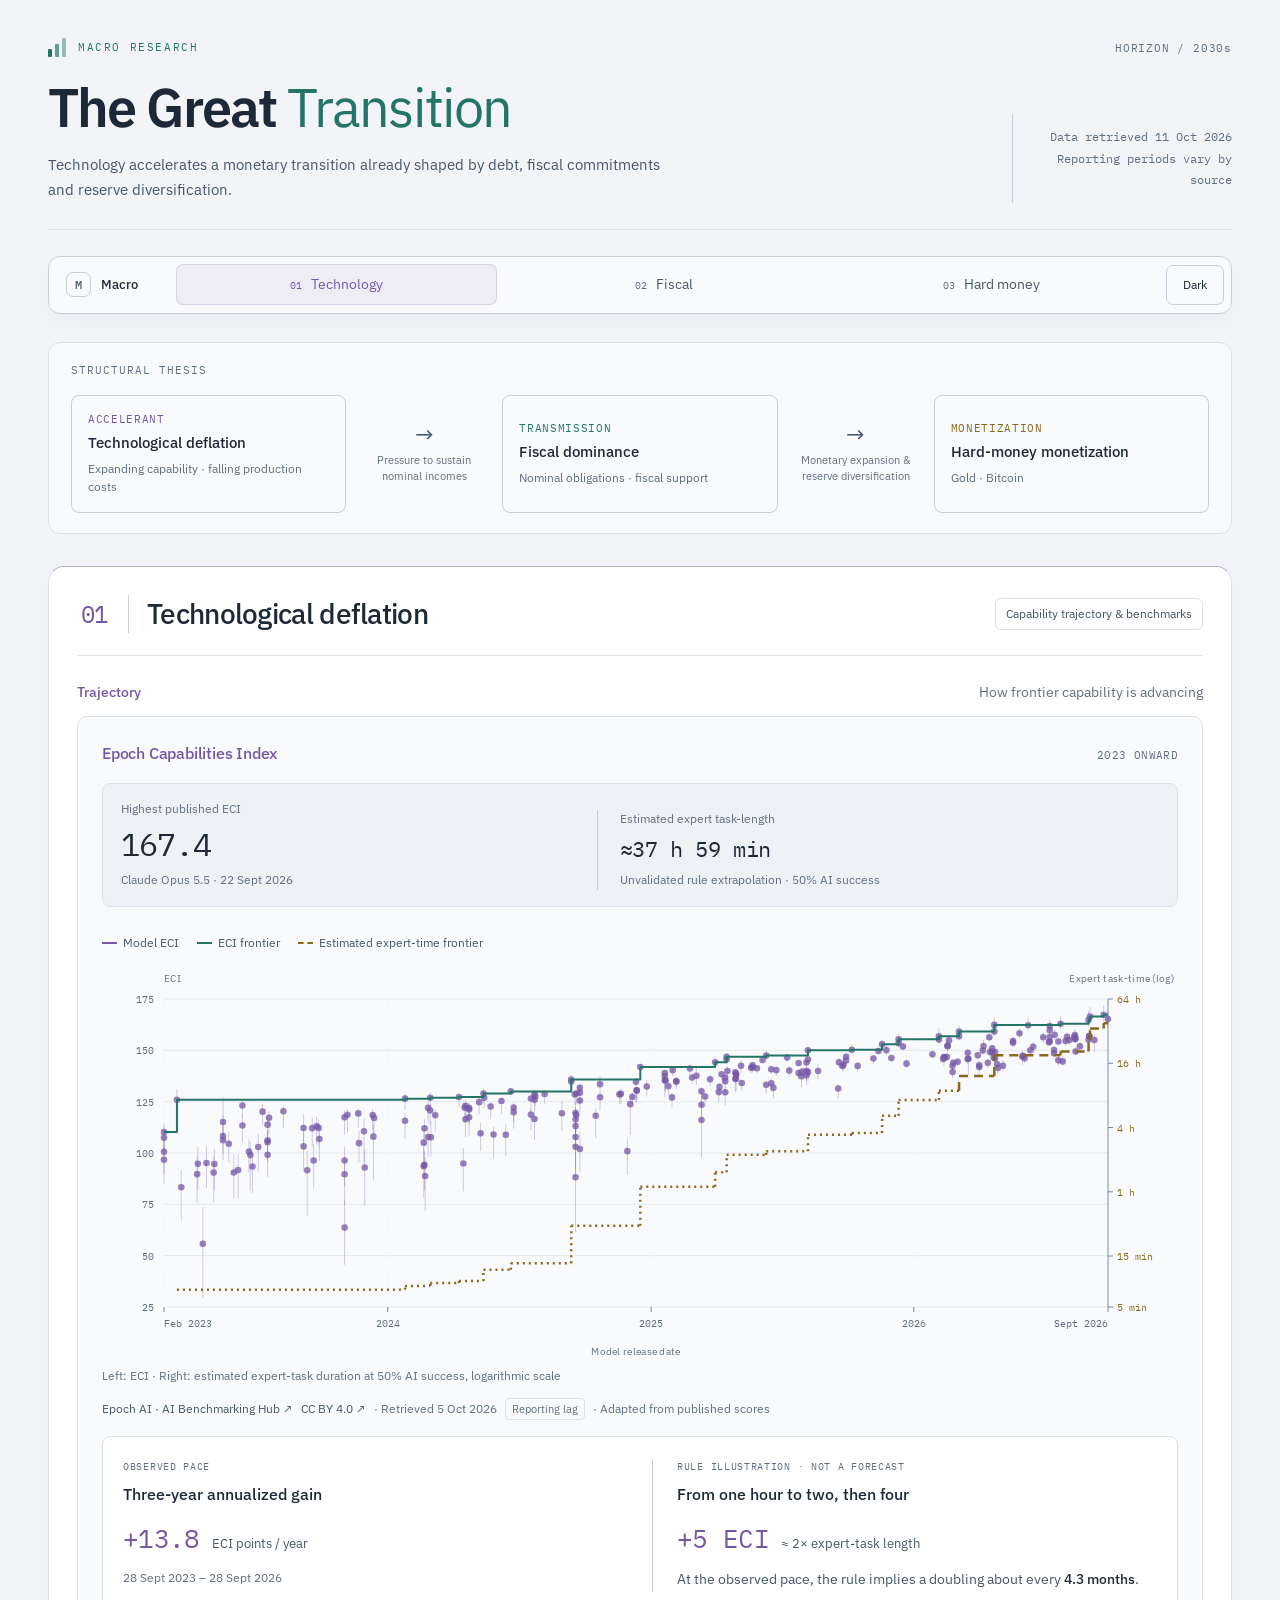
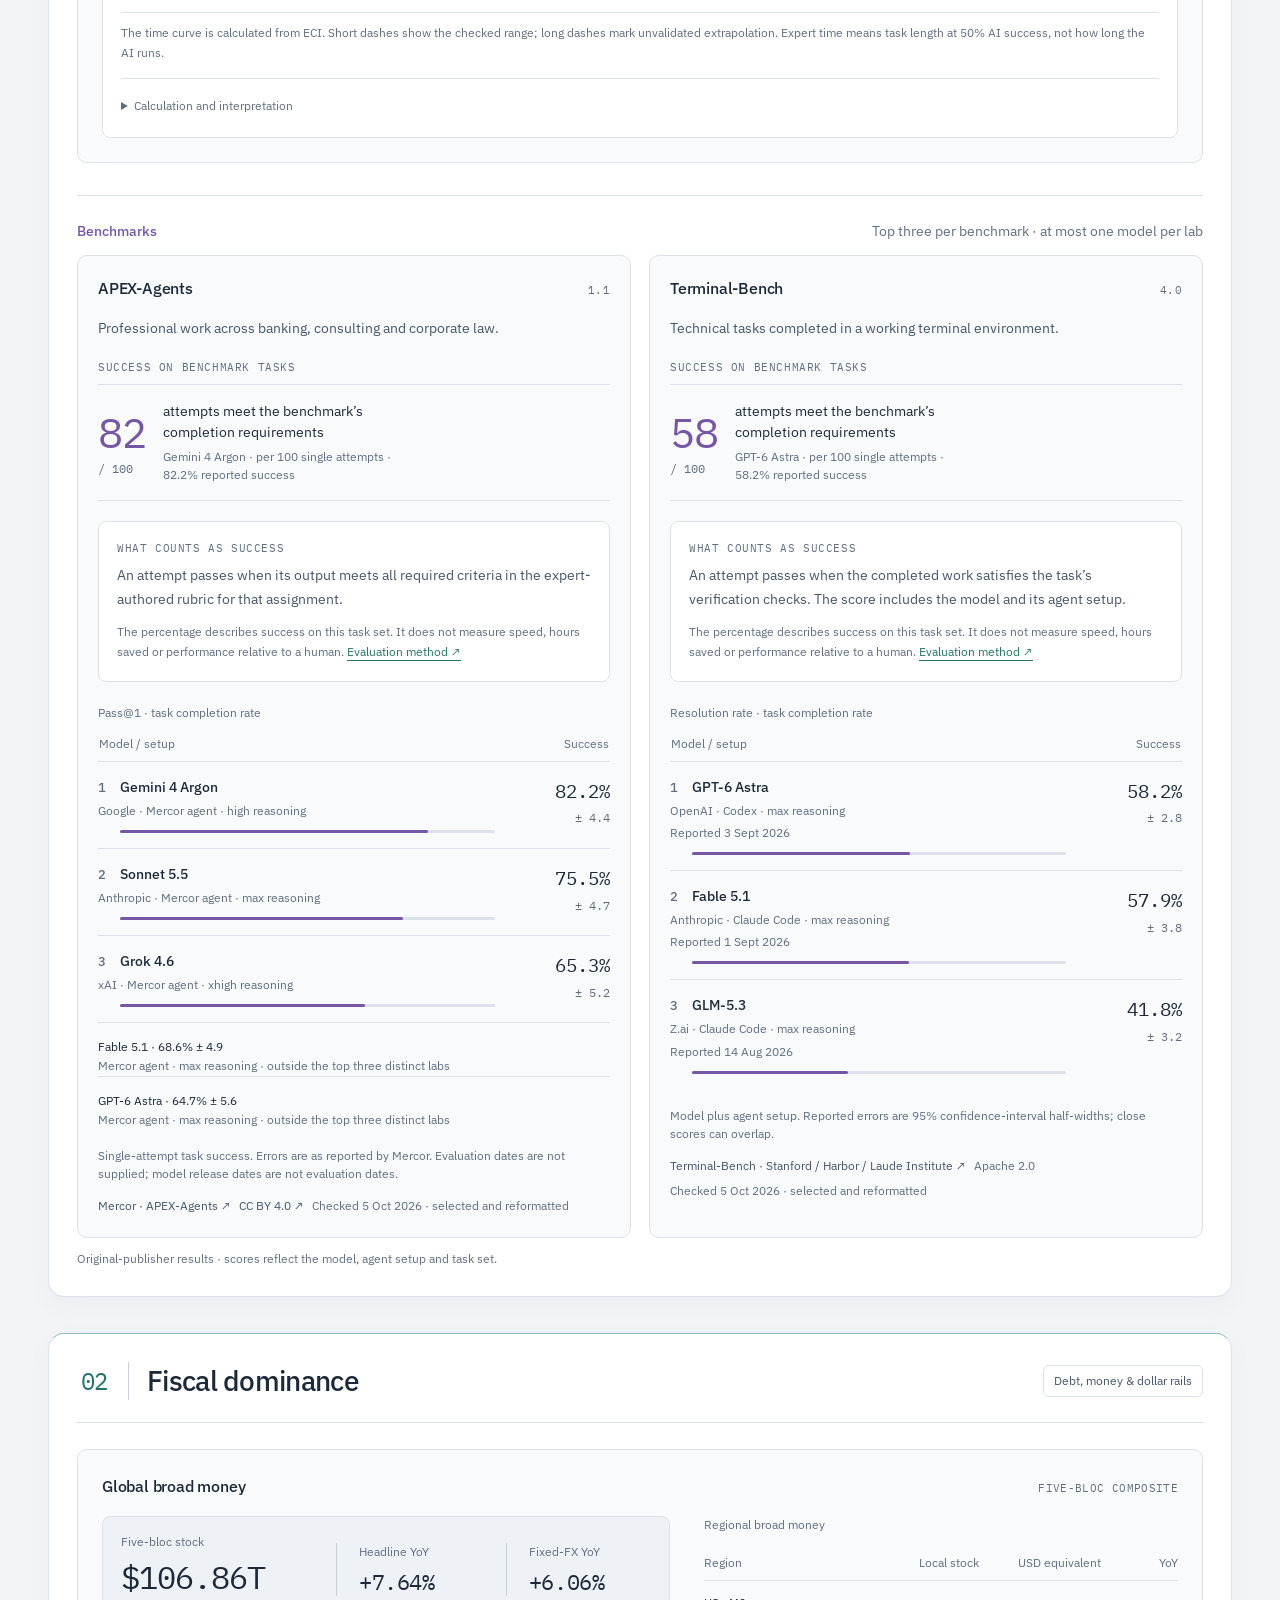
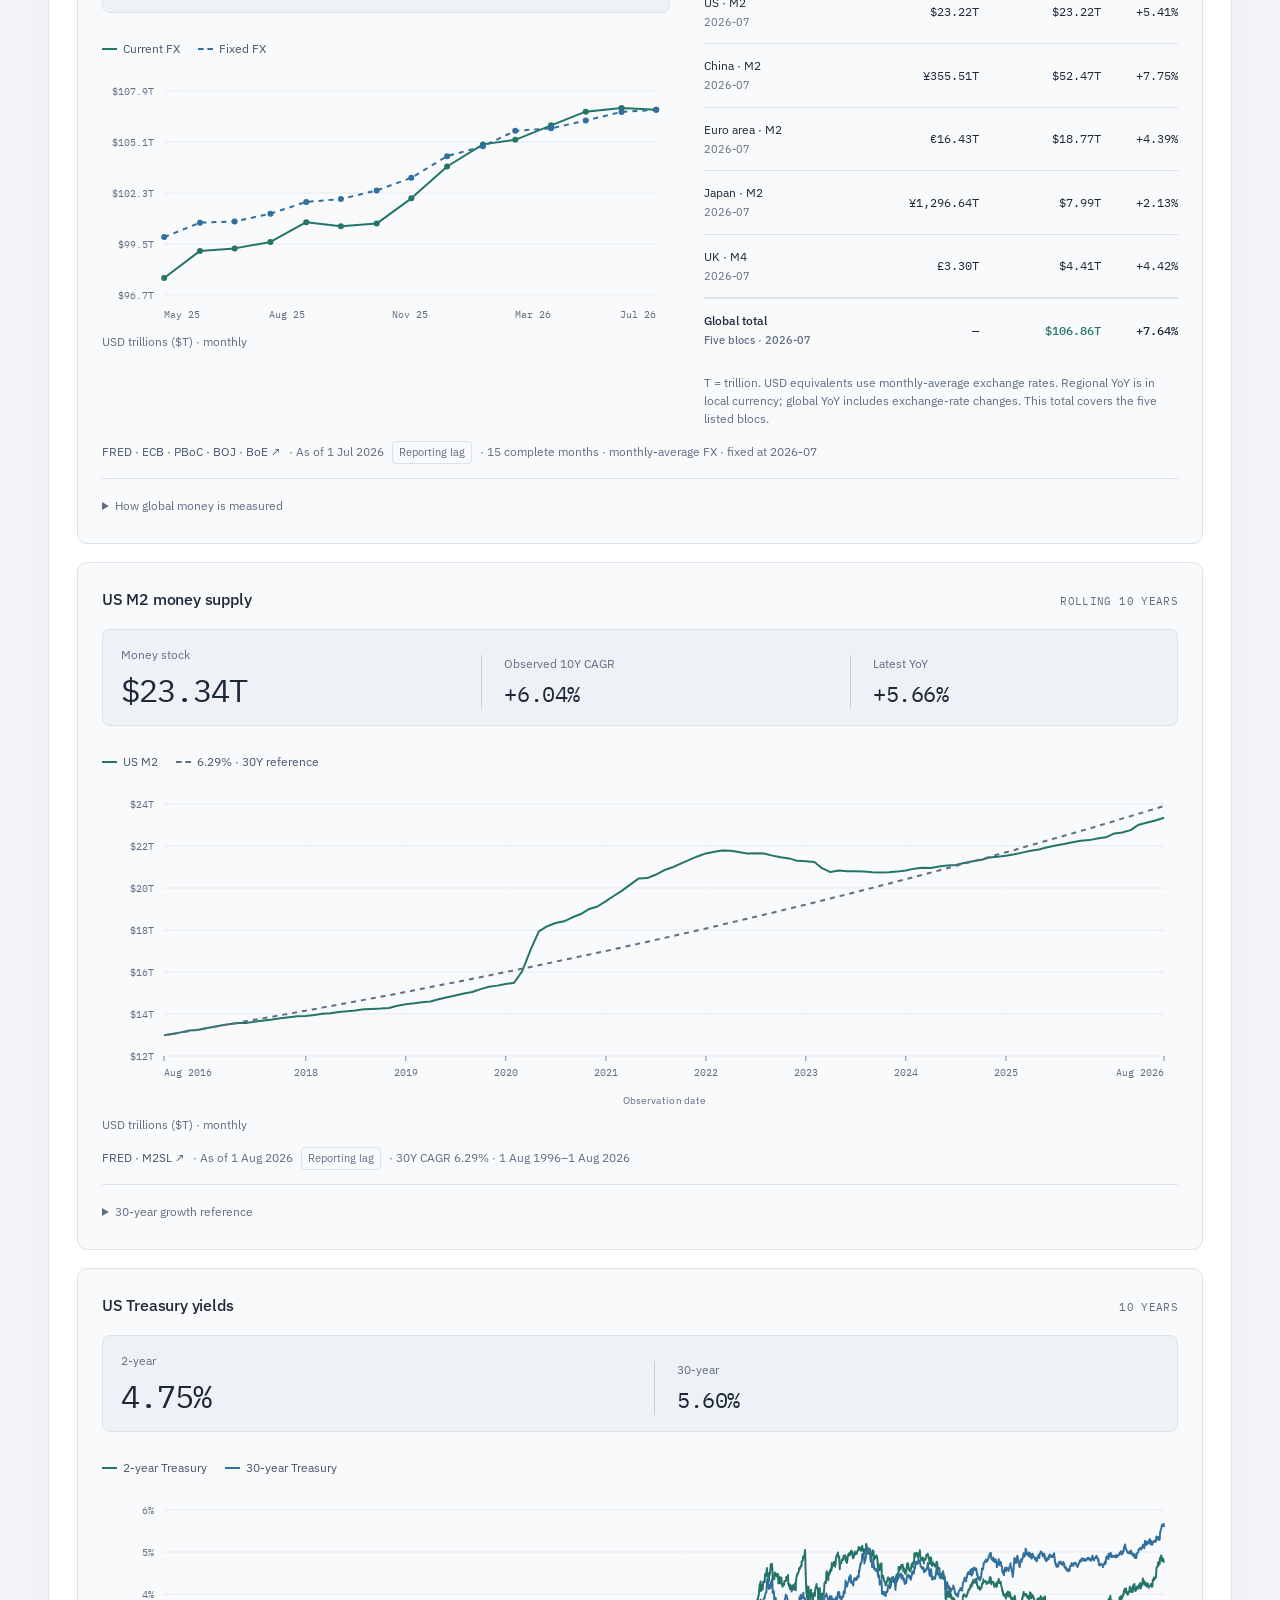
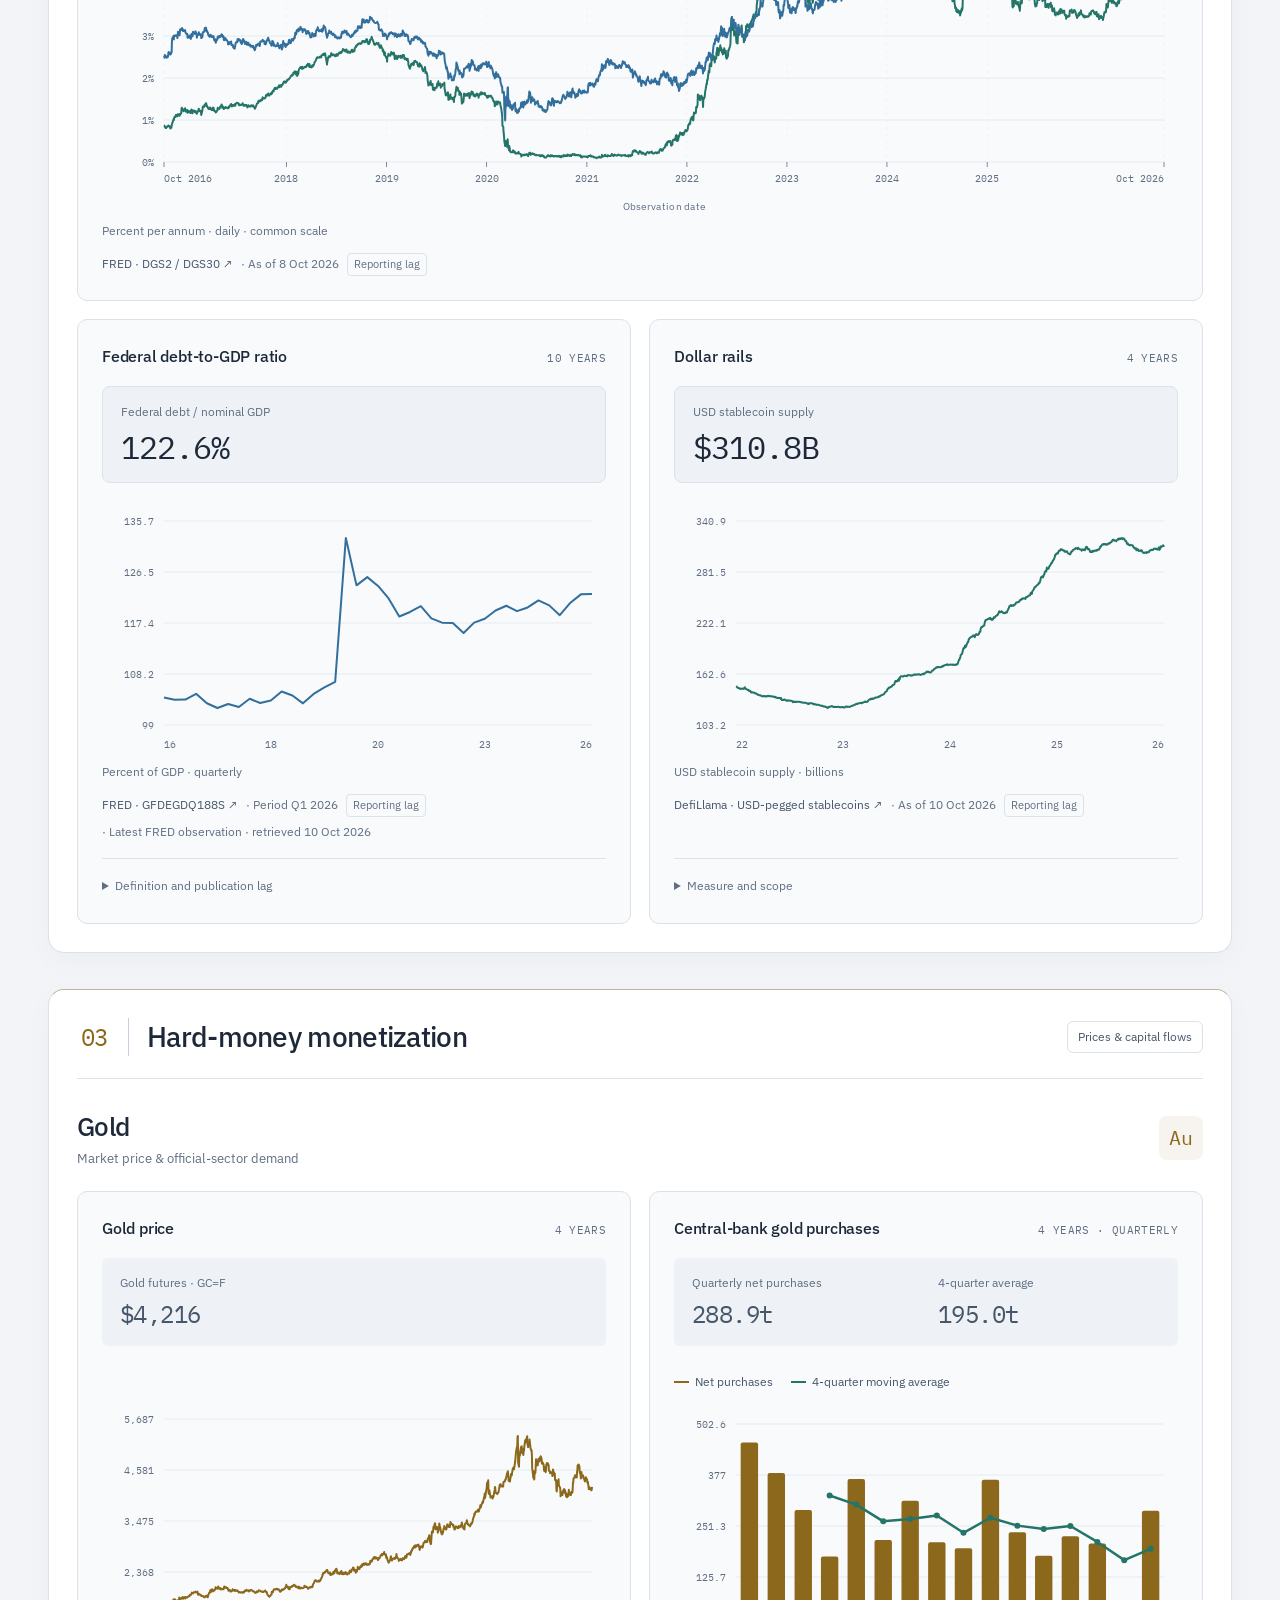
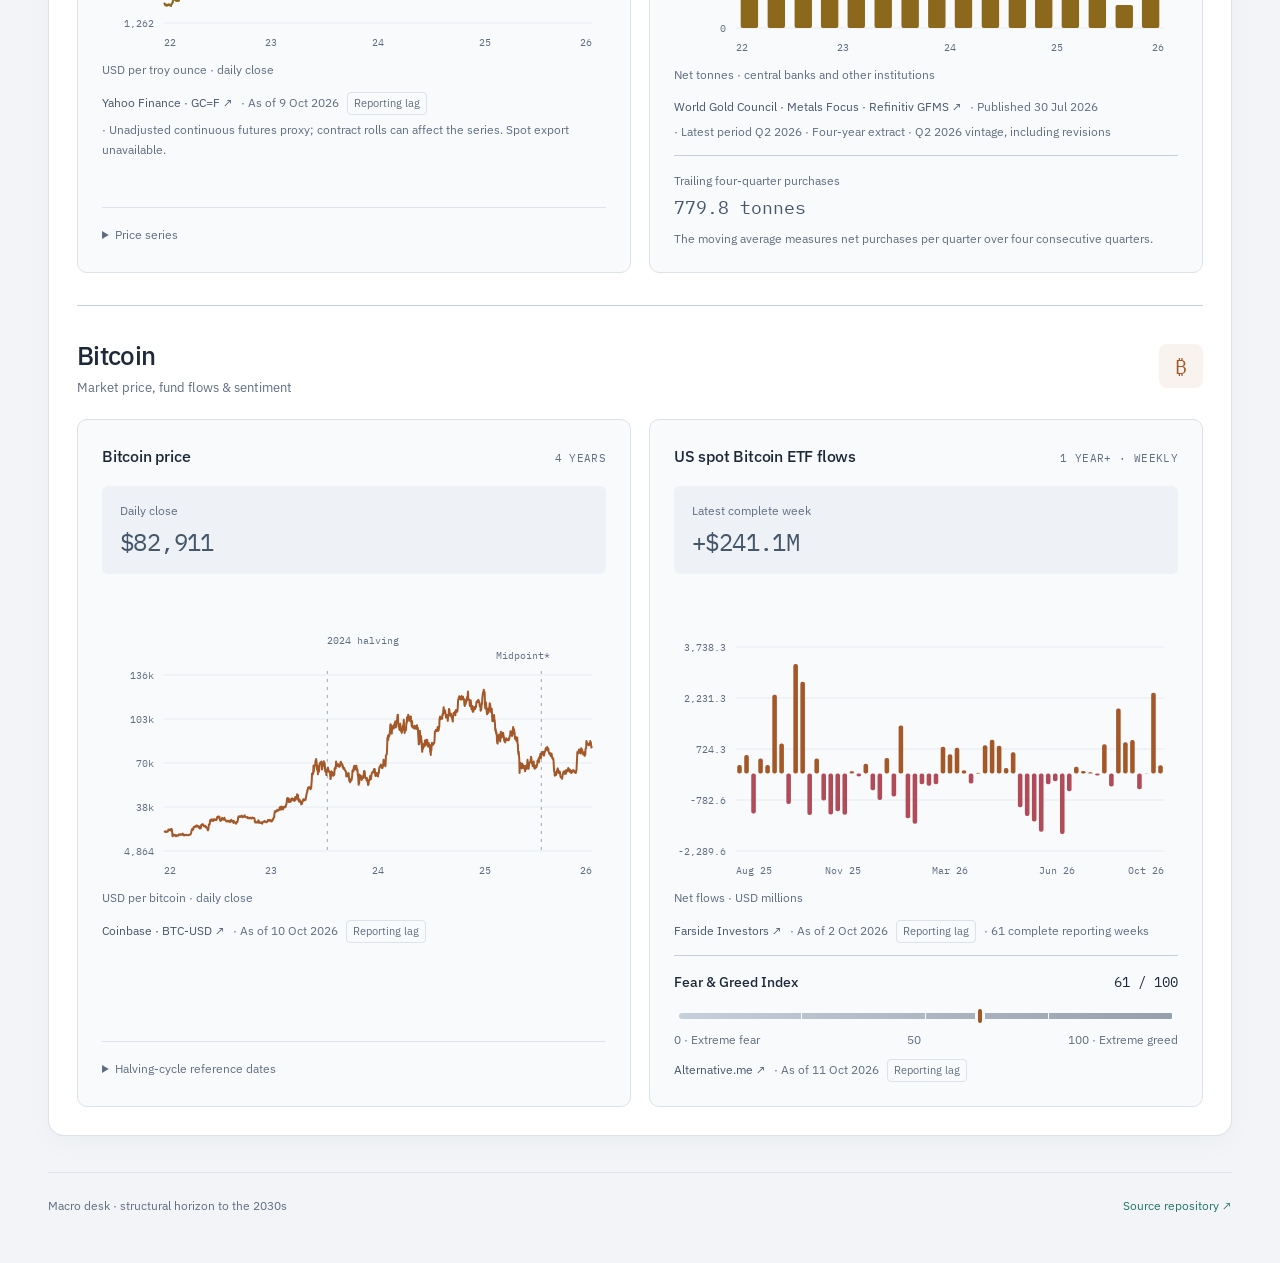
<file: index.html>
<!DOCTYPE html>
<html lang="en">
<head>
  <meta charset="UTF-8" />
  <meta http-equiv="refresh" content="0; url=src/" />
  <link rel="canonical" href="src/" />
  <title>The Great Transition — Macro Dashboard</title>
  <script>
    (function () {
      var target = new URL('src/', location.href);
      target.search = location.search;
      target.hash = location.hash;
      location.replace(target.href);
    })();
  </script>
</head>
<body>
  <p><a href="src/">Open the desk</a></p>
</body>
</html>
</file>
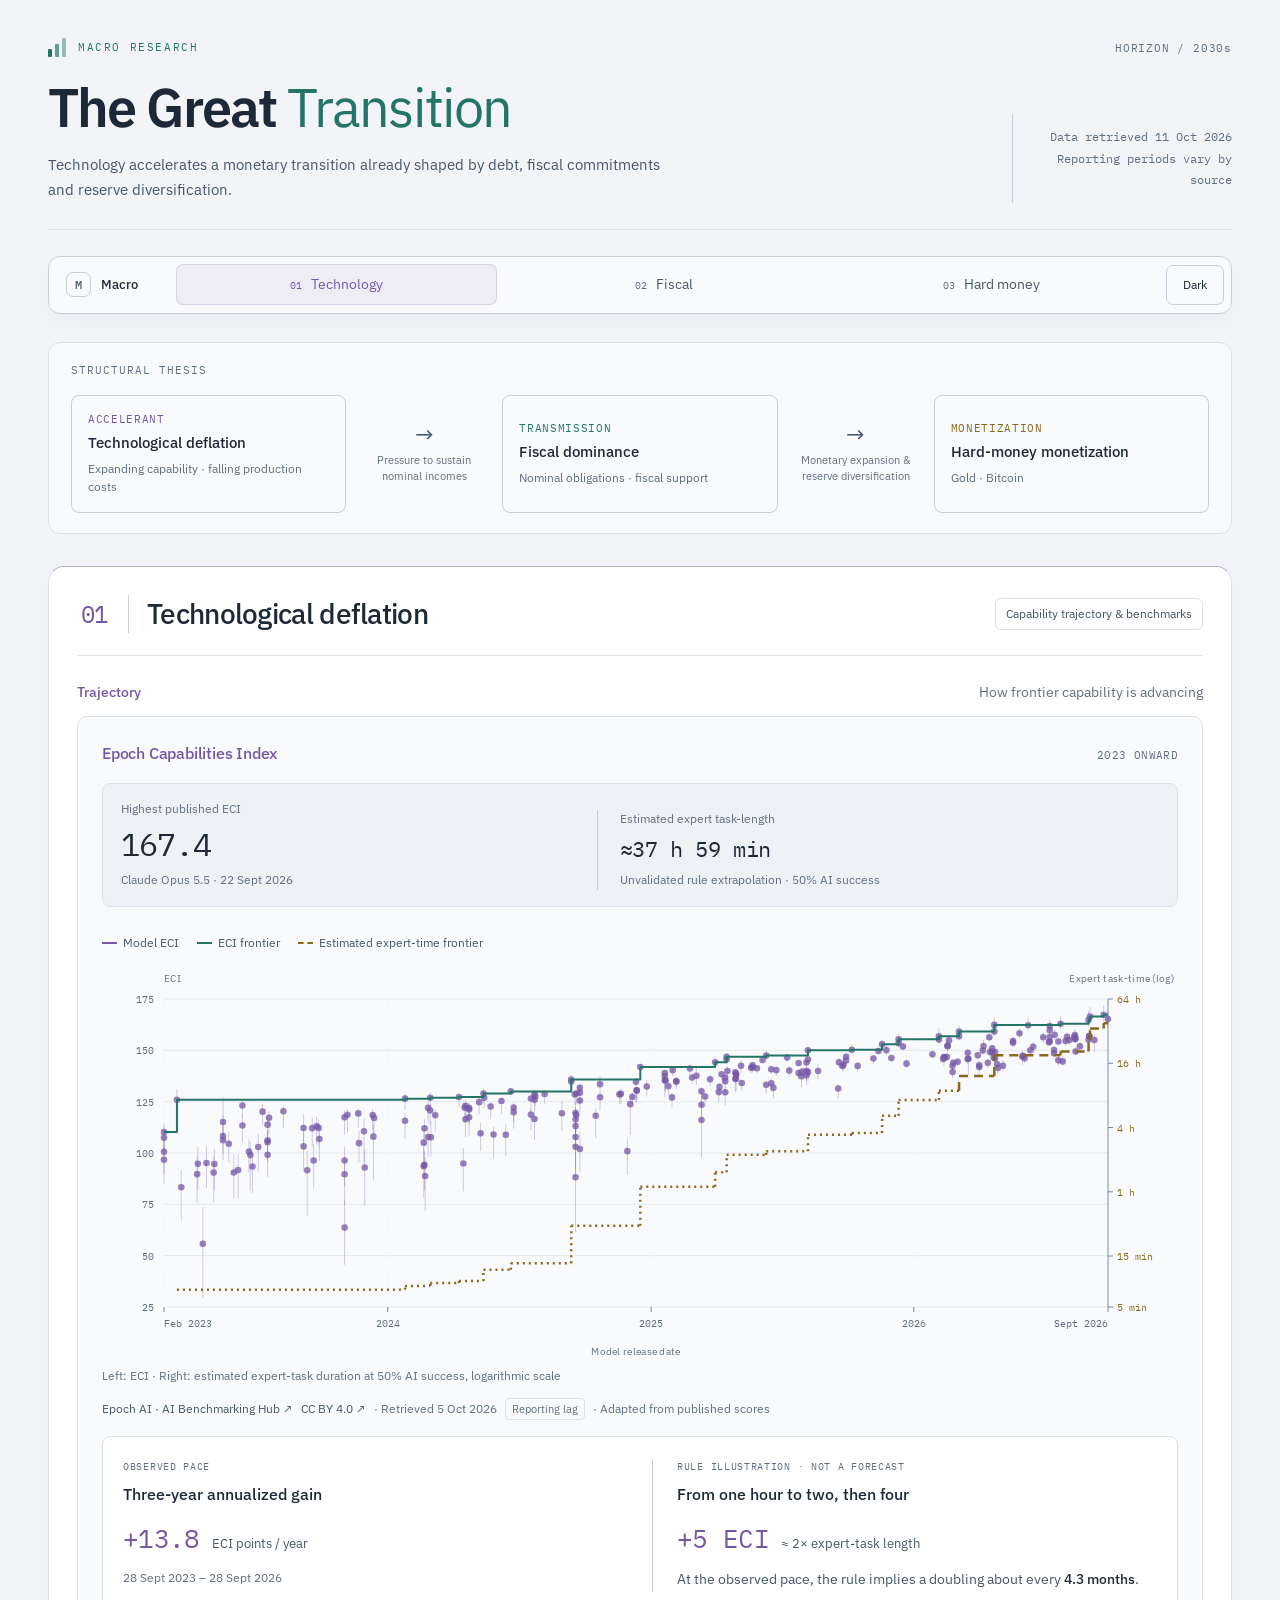
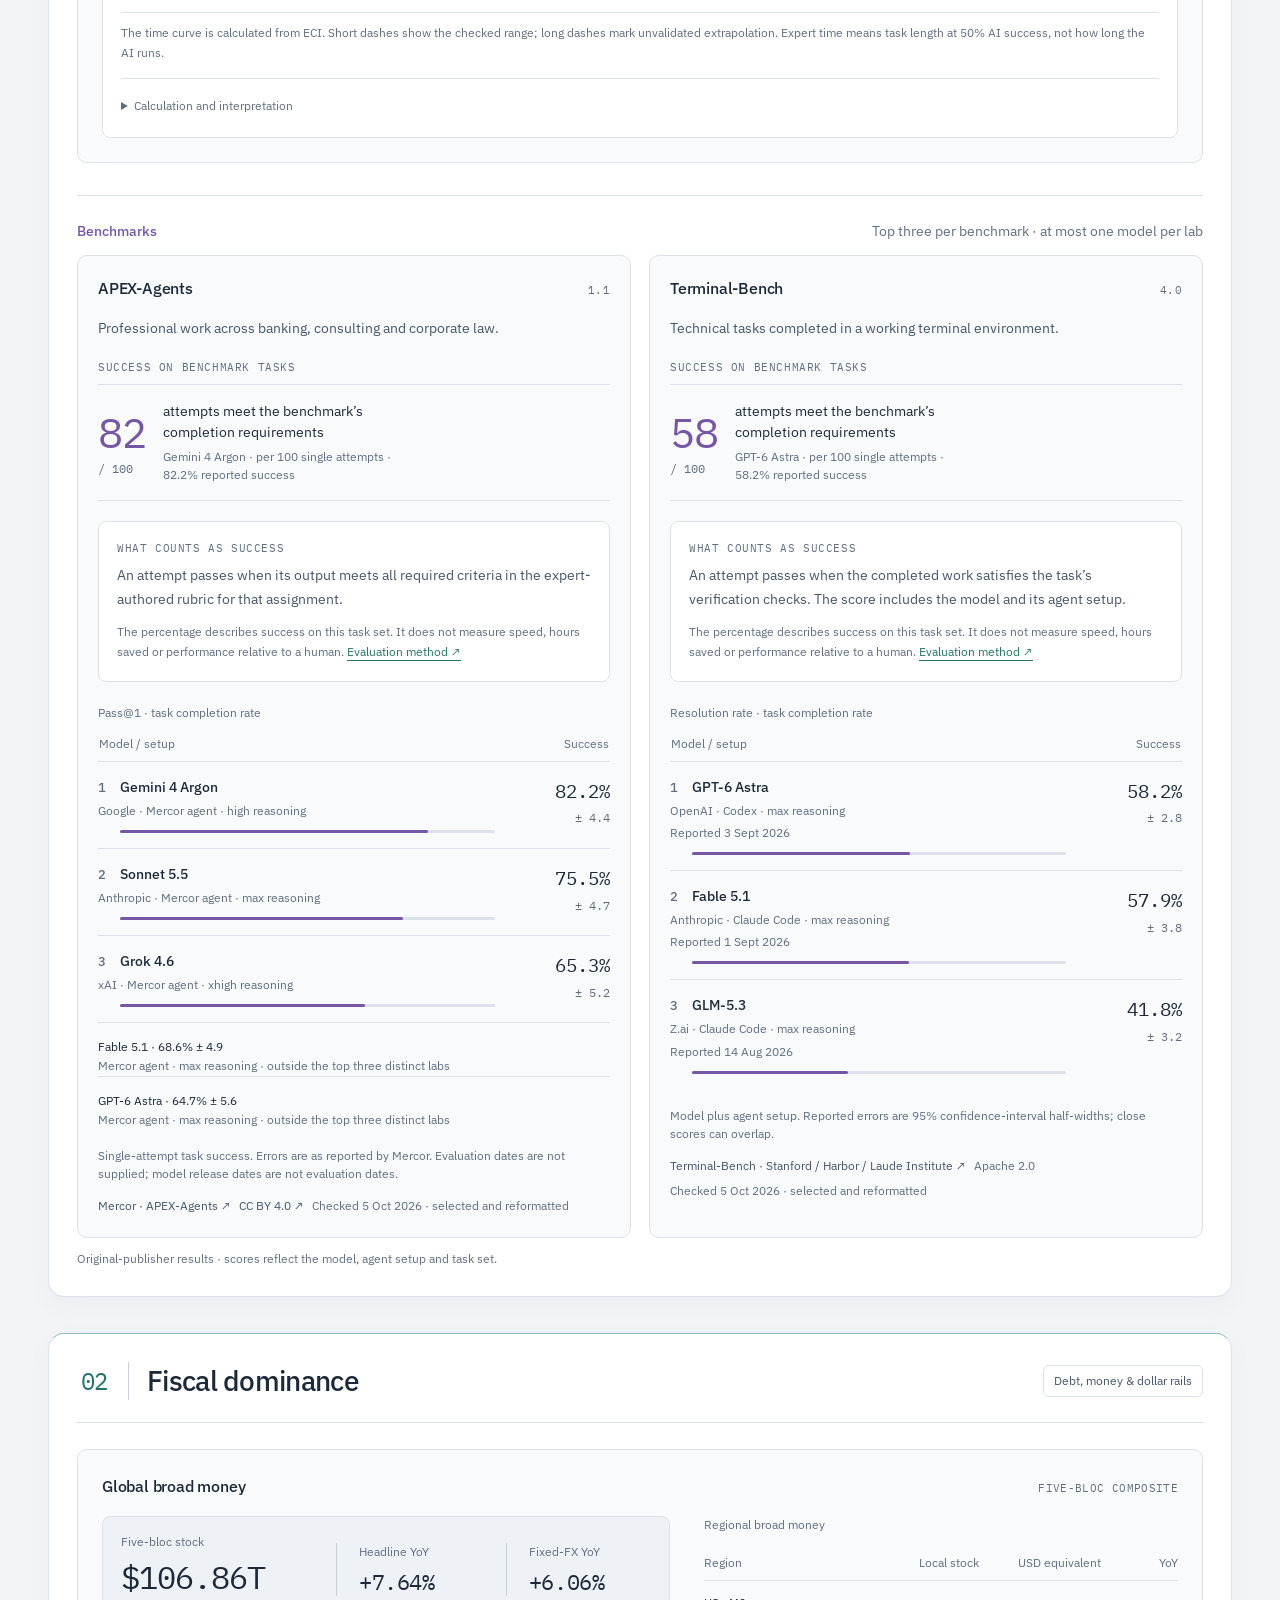
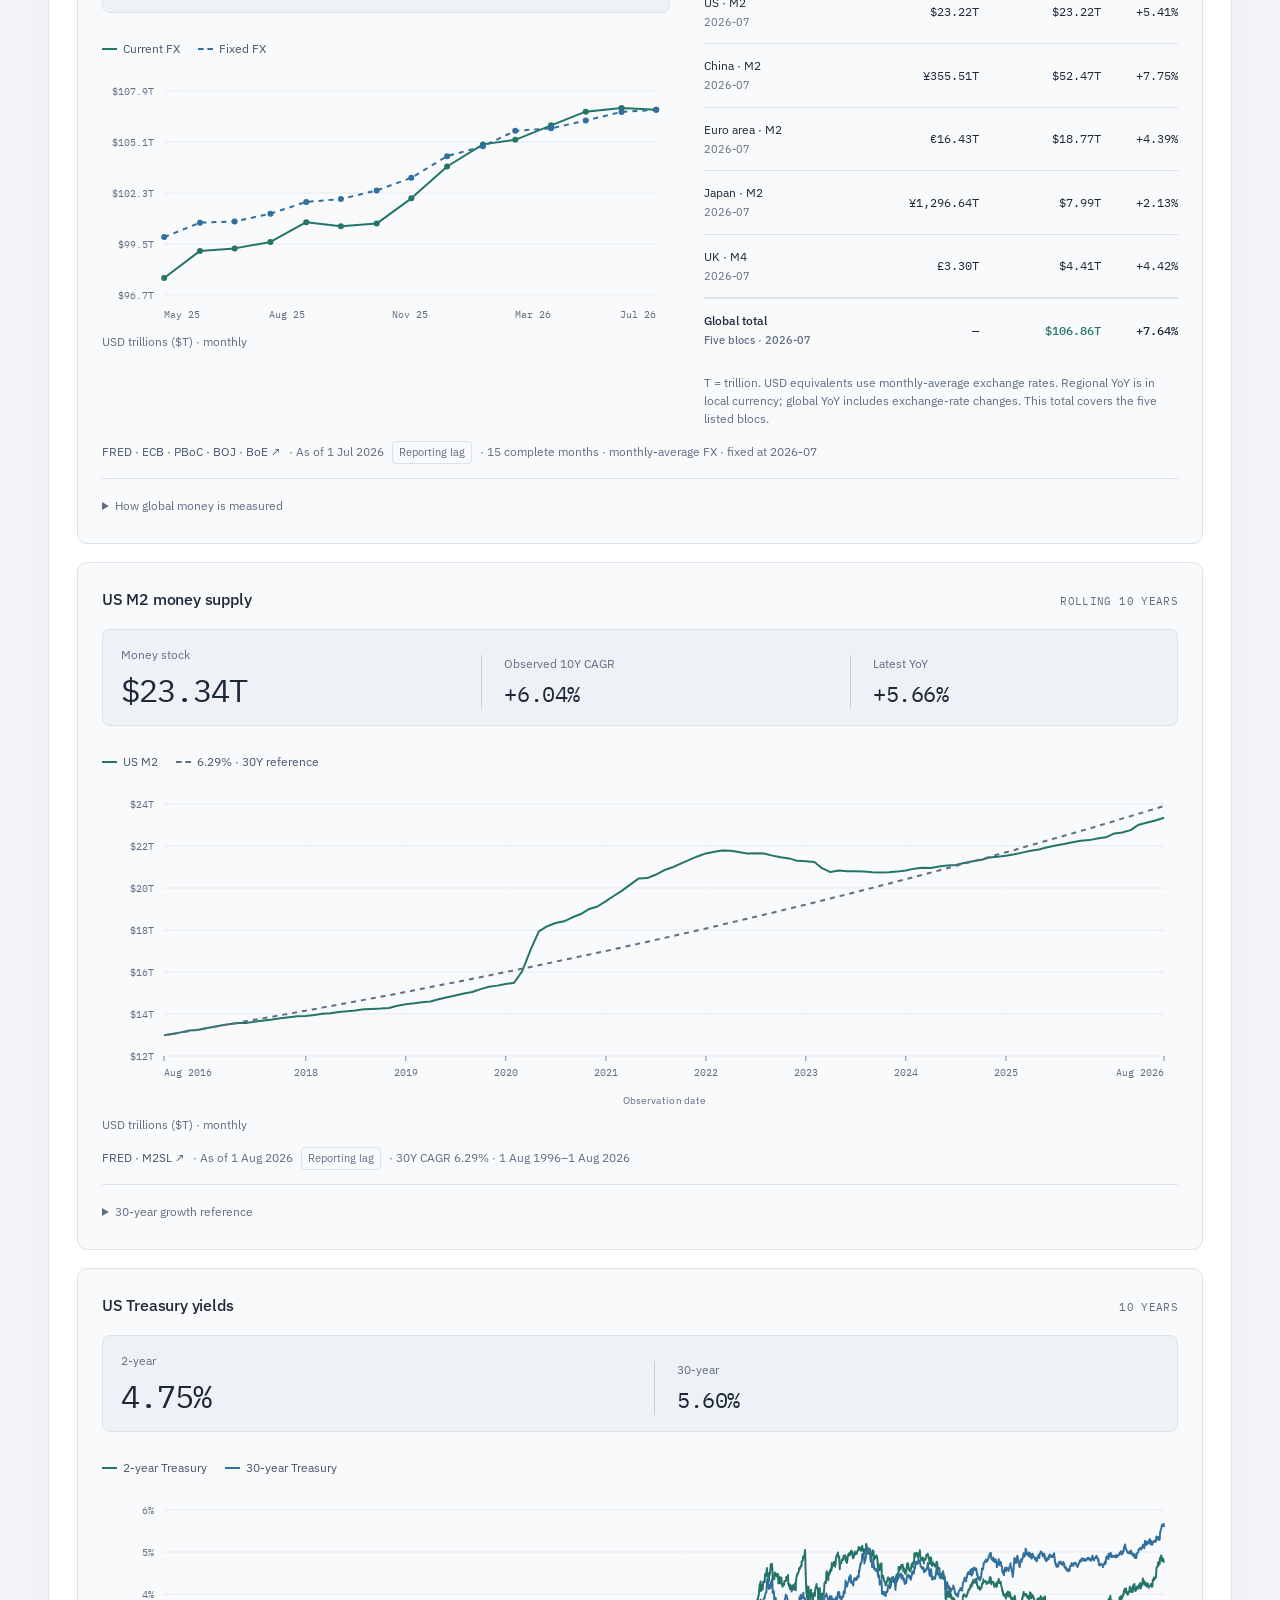
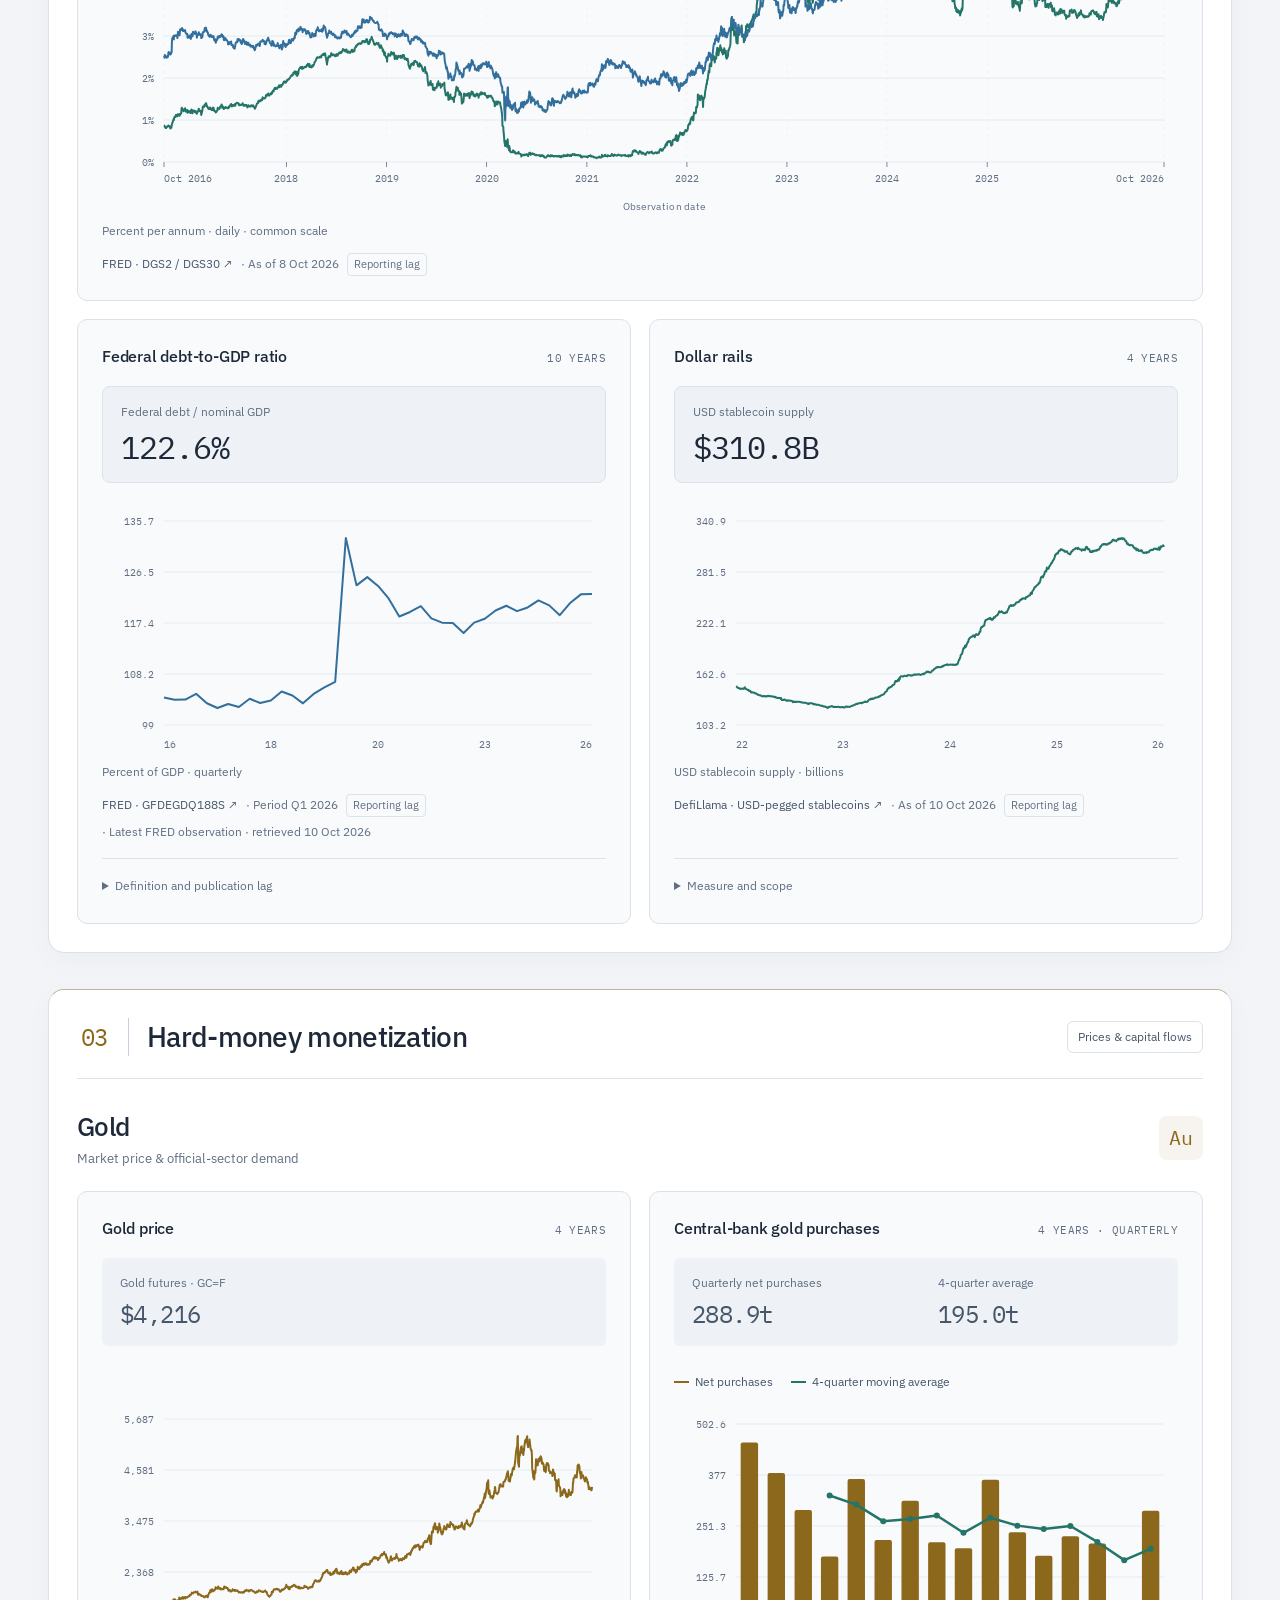
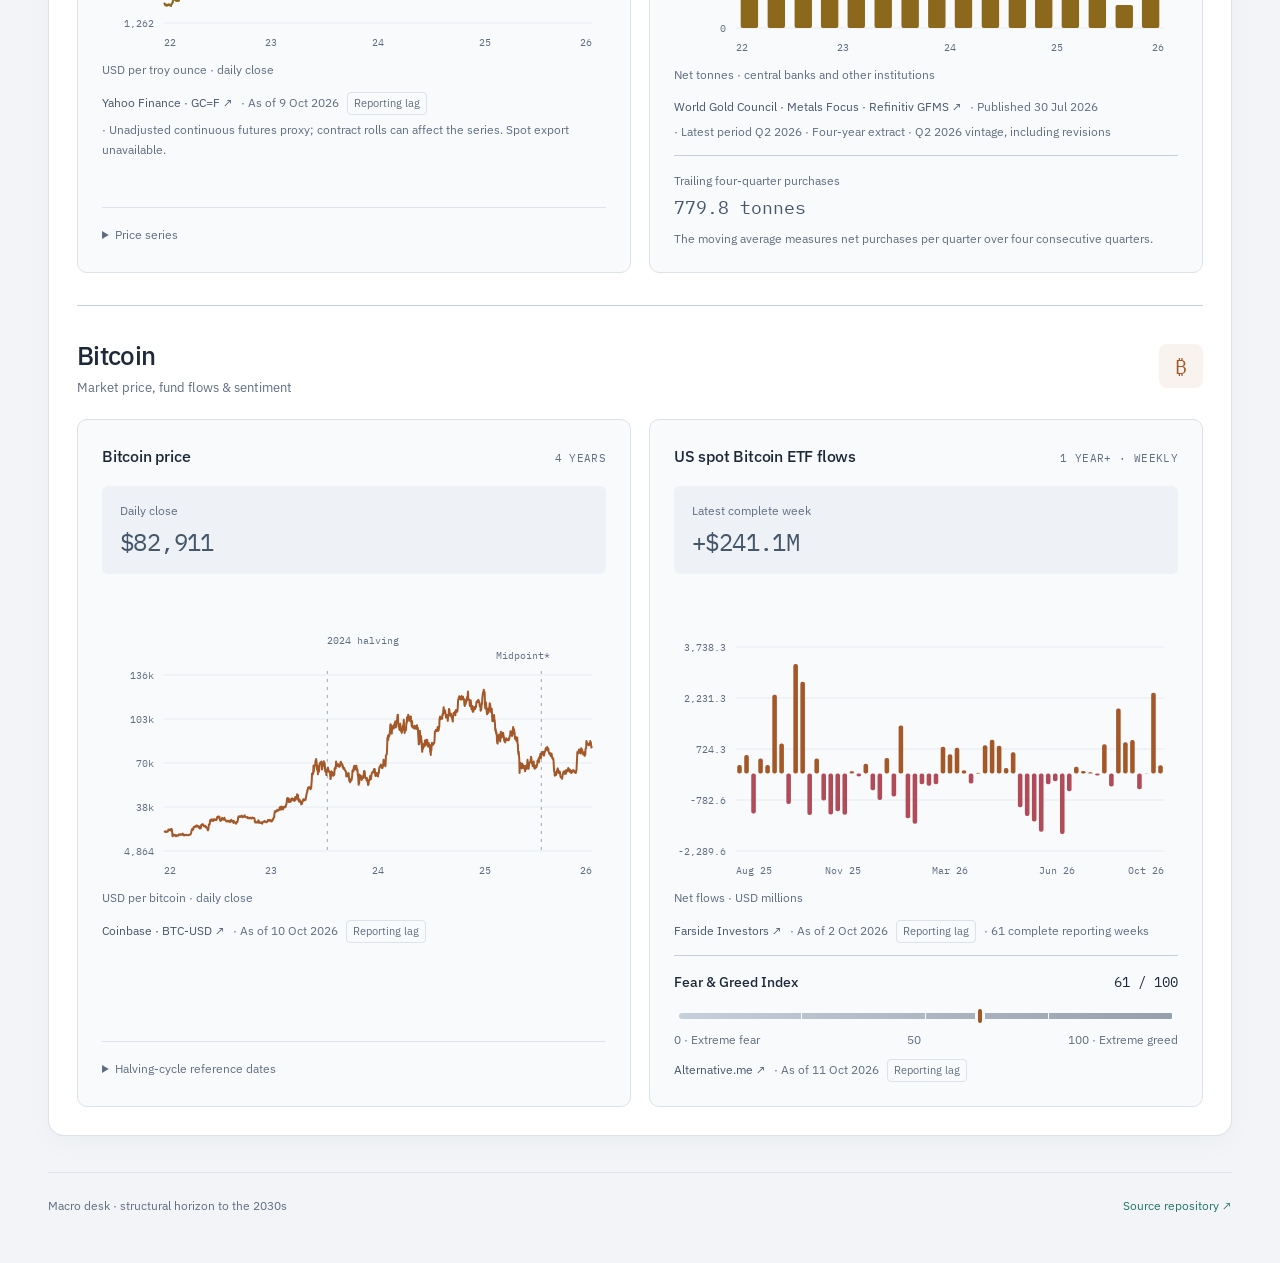
<file: src/index.html>
<!DOCTYPE html>
<html lang="en" data-theme="dark">
<head>
  <meta charset="UTF-8">
  <meta name="viewport" content="width=device-width, initial-scale=1.0, viewport-fit=cover">
  <title>Macro Dashboard — The Great Transition</title>
  <meta name="description" content="Fiscal dominance, hard-money monetization and technological deflation. A structural macro research dashboard.">
  <meta name="theme-color" content="#0c151b">
  <link rel="manifest" href="manifest.json">
  <link rel="icon" type="image/png" href="icons/icon-192.png">
  <link rel="apple-touch-icon" href="icons/apple-touch-icon.png">
  <link rel="preconnect" href="https://fonts.googleapis.com">
  <link rel="preconnect" href="https://fonts.gstatic.com" crossorigin>
  <link href="https://fonts.googleapis.com/css2?family=IBM+Plex+Mono:wght@400;500&family=IBM+Plex+Sans:wght@400;500;600&display=swap" rel="stylesheet">
  <link rel="stylesheet" href="styles.css?v=93">
  <script>try { document.documentElement.dataset.theme = localStorage.getItem('macro-theme') || (matchMedia('(prefers-color-scheme: light)').matches ? 'light' : 'dark'); } catch {}</script>
</head>
<body>
  <a class="skip-link" href="#main">Skip to charts</a>
  <main id="main">
    <div class="page-heading"><div><p class="eyebrow"><span class="research-mark" aria-hidden="true"><i></i><i></i><i></i></span> MACRO RESEARCH <span class="heading-horizon">HORIZON / 2030s</span></p><h1>The Great <span>Transition</span></h1><p class="thesis-subtitle">Technology accelerates a monetary transition already shaped by debt, fiscal commitments and reserve diversification.</p></div><p id="desk-asof" class="desk-asof">Reading source dates…</p></div>
  <header class="topbar">
    <a class="wordmark" href="#main"><span class="brand-mark" aria-hidden="true">M</span> Macro <span class="wordmark-secondary">/ The Great Transition</span></a>
    <nav aria-label="Sections"><a href="#technology" class="active" aria-current="location"><span aria-hidden="true">01</span> Technology</a><a href="#fiscal"><span aria-hidden="true">02</span> Fiscal</a><a href="#hard-money"><span aria-hidden="true">03</span> Hard money</a></nav>
    <button id="theme-toggle" class="theme-toggle" type="button" aria-label="Switch color theme">Light</button>
  </header>
    <div class="thesis-strip" aria-labelledby="thesis-strip-title">
      <h2 id="thesis-strip-title">Structural thesis</h2>
      <nav class="thesis-flow" aria-label="Explore the structural thesis">
        <a class="thesis-node thesis-technology" href="#technology"><span class="thesis-role">Accelerant</span><strong>Technological deflation</strong><span class="thesis-detail">Expanding capability · falling production costs</span></a>
        <div class="thesis-connection"><span class="thesis-arrow" aria-hidden="true">→</span><span>Pressure to sustain nominal incomes</span></div>
        <a class="thesis-node thesis-fiscal" href="#fiscal"><span class="thesis-role">Transmission</span><strong>Fiscal dominance</strong><span class="thesis-detail">Nominal obligations · fiscal support</span></a>
        <div class="thesis-connection"><span class="thesis-arrow" aria-hidden="true">→</span><span>Monetary expansion &amp; reserve diversification</span></div>
        <a class="thesis-node thesis-hard-money" href="#hard-money"><span class="thesis-role">Monetization</span><strong>Hard-money monetization</strong><span class="thesis-detail">Gold · Bitcoin</span></a>
      </nav>
    </div>
    <p id="load-notice" class="notice" hidden></p>
    <section id="technology" class="desk-section" aria-labelledby="tech-title"><div class="section-heading"><span class="section-number">01</span><h2 id="tech-title">Technological deflation</h2><span class="section-caption">Capability trajectory &amp; benchmarks</span></div><div id="tech-content"><p class="loading">Loading capability data…</p></div></section>
    <section id="fiscal" class="desk-section" aria-labelledby="fiscal-title"><div class="section-heading"><span class="section-number">02</span><h2 id="fiscal-title">Fiscal dominance</h2><span class="section-caption">Debt, money &amp; dollar rails</span></div><div id="fiscal-content"><p class="loading">Loading monetary history…</p></div></section>
    <section id="hard-money" class="desk-section" aria-labelledby="hard-title"><div class="section-heading"><span class="section-number">03</span><h2 id="hard-title">Hard-money monetization</h2><span class="section-caption">Prices &amp; capital flows</span></div><div id="hard-content"><p class="loading">Loading prices and flows…</p></div></section>
    <footer><span>Macro desk · structural horizon to the 2030s</span><a href="https://github.com/darylcl1984/macro-dashboard" target="_blank" rel="noopener noreferrer">Source repository ↗</a></footer>
  </main>
  <noscript>This dashboard needs JavaScript to draw its charts.</noscript>
  <script type="module" src="app.js?v=93"></script>
</body>
</html>
</file>
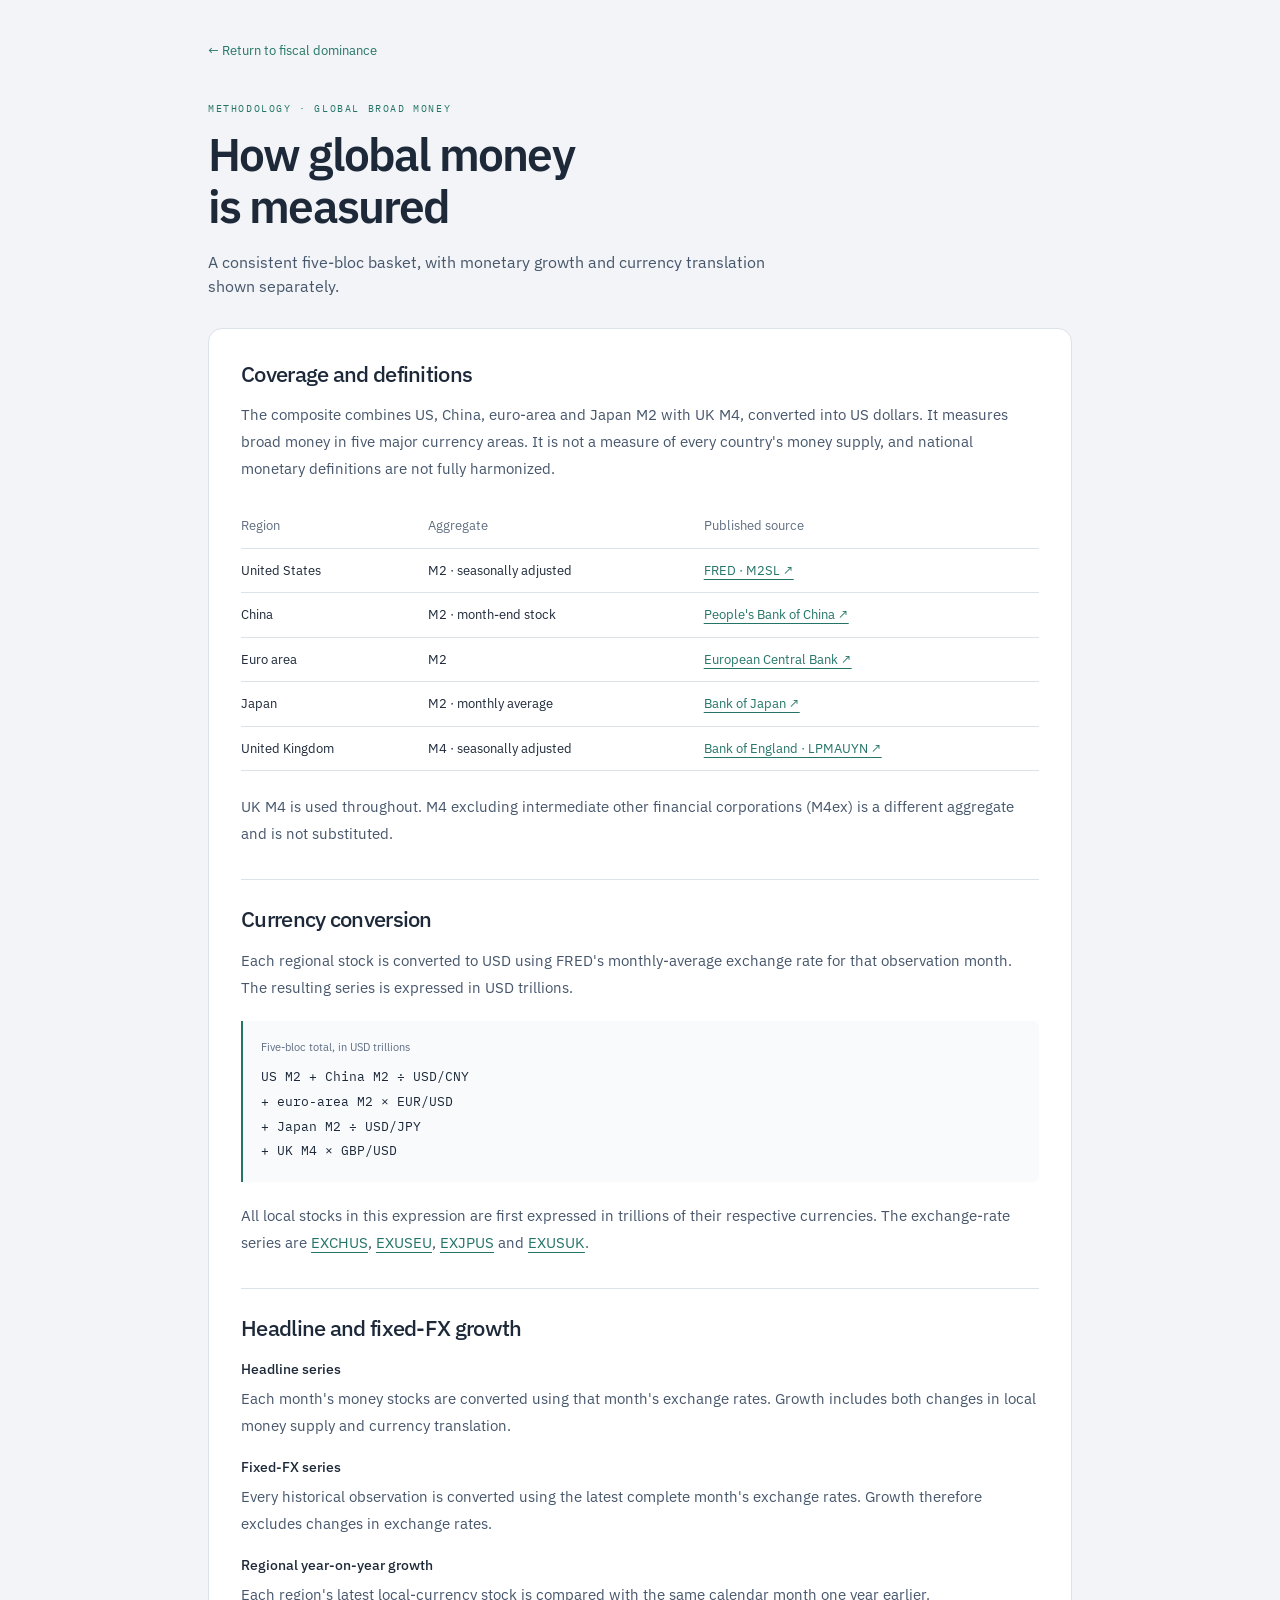
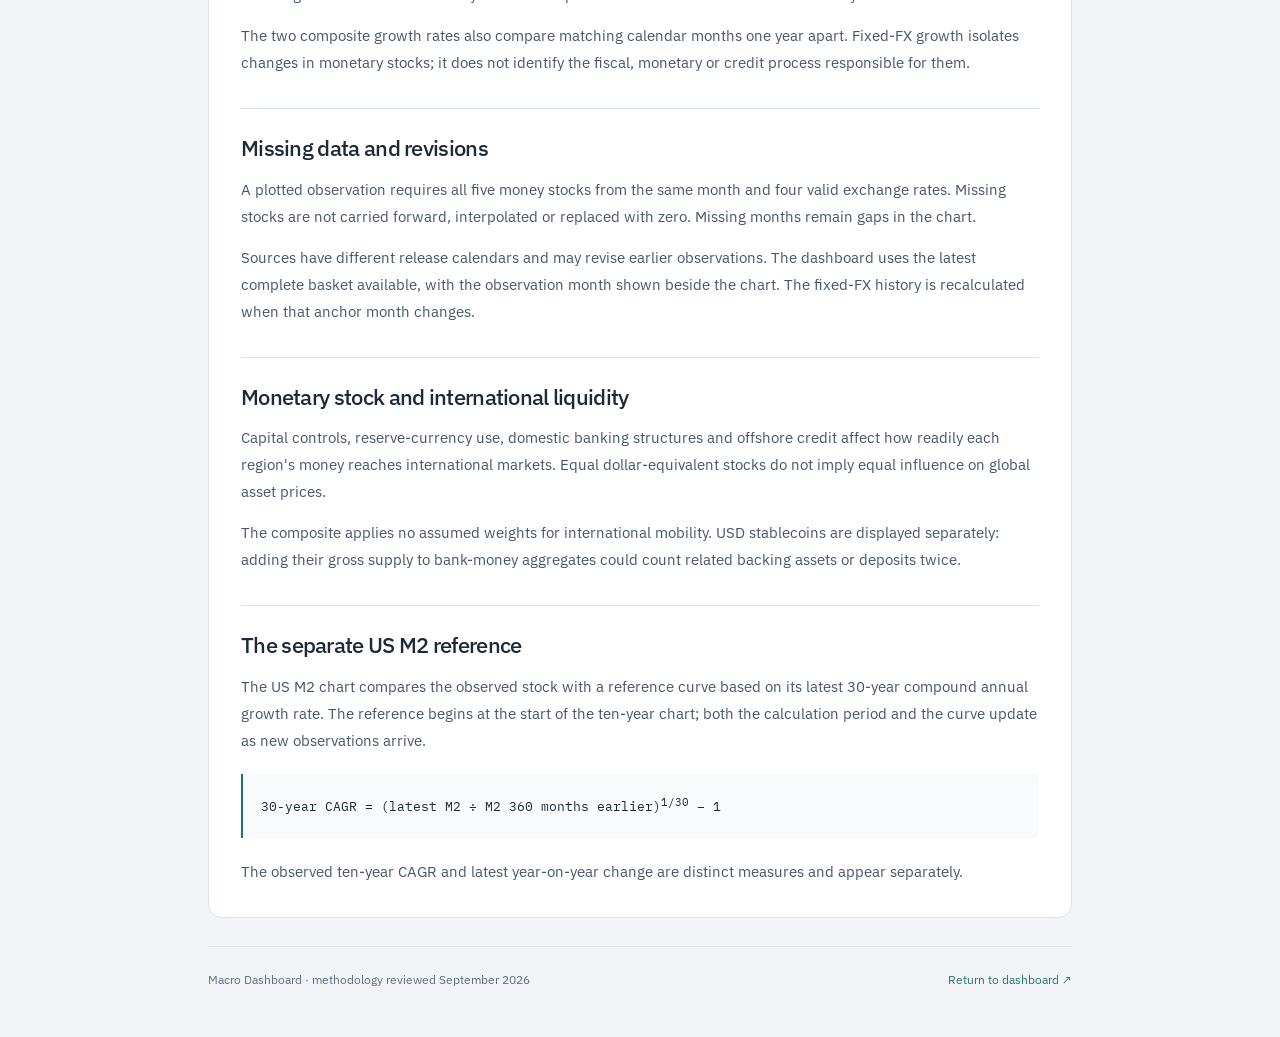
<file: src/methodology.html>
<!DOCTYPE html>
<html lang="en" data-theme="dark">
<head>
  <meta charset="UTF-8">
  <meta name="viewport" content="width=device-width, initial-scale=1">
  <title>Global Money Methodology — Macro Dashboard</title>
  <meta name="description" content="Definitions, exchange-rate treatment and coverage of the dashboard's five-bloc broad-money composite.">
  <link rel="icon" href="icons/icon-192.png">
  <link rel="stylesheet" href="styles.css?v=93">
  <link href="https://fonts.googleapis.com/css2?family=IBM+Plex+Mono:wght@400;500&family=IBM+Plex+Sans:wght@400;500;600&display=swap" rel="stylesheet">
  <script>try { document.documentElement.dataset.theme = localStorage.getItem('macro-theme') || (matchMedia('(prefers-color-scheme: light)').matches ? 'light' : 'dark'); } catch {}</script>
</head>
<body>
  <main class="reading-page">
    <a class="reading-back" href="./#fiscal">← Return to fiscal dominance</a>
    <header class="reading-heading"><p class="eyebrow">METHODOLOGY · GLOBAL BROAD MONEY</p><h1>How global money<br>is measured</h1><p>A consistent five-bloc basket, with monetary growth and currency translation shown separately.</p></header>
    <article class="reading-body">
      <section><h2>Coverage and definitions</h2><p>The composite combines US, China, euro-area and Japan M2 with UK M4, converted into US dollars. It measures broad money in five major currency areas. It is not a measure of every country's money supply, and national monetary definitions are not fully harmonized.</p>
        <div class="reading-table"><table><thead><tr><th scope="col">Region</th><th scope="col">Aggregate</th><th scope="col">Published source</th></tr></thead><tbody>
          <tr><td>United States</td><td>M2 · seasonally adjusted</td><td><a href="https://fred.stlouisfed.org/series/M2SL">FRED · M2SL ↗</a></td></tr>
          <tr><td>China</td><td>M2 · month-end stock</td><td><a href="http://www.pbc.gov.cn/en/">People's Bank of China ↗</a></td></tr>
          <tr><td>Euro area</td><td>M2</td><td><a href="https://data.ecb.europa.eu/data/datasets/BSI/BSI.M.U2.Y.V.M20.X.1.U2.2300.Z01.E">European Central Bank ↗</a></td></tr>
          <tr><td>Japan</td><td>M2 · monthly average</td><td><a href="https://www.stat-search.boj.or.jp/">Bank of Japan ↗</a></td></tr>
          <tr><td>United Kingdom</td><td>M4 · seasonally adjusted</td><td><a href="https://www.bankofengland.co.uk/boeapps/database/">Bank of England · LPMAUYN ↗</a></td></tr>
        </tbody></table></div>
        <p>UK M4 is used throughout. M4 excluding intermediate other financial corporations (M4ex) is a different aggregate and is not substituted.</p>
      </section>
      <section><h2>Currency conversion</h2><p>Each regional stock is converted to USD using FRED's monthly-average exchange rate for that observation month. The resulting series is expressed in USD trillions.</p>
        <div class="formula-note"><span>Five-bloc total, in USD trillions</span><code>US M2 + China M2 ÷ USD/CNY<br>+ euro-area M2 × EUR/USD<br>+ Japan M2 ÷ USD/JPY<br>+ UK M4 × GBP/USD</code></div>
        <p>All local stocks in this expression are first expressed in trillions of their respective currencies. The exchange-rate series are <a href="https://fred.stlouisfed.org/series/EXCHUS">EXCHUS</a>, <a href="https://fred.stlouisfed.org/series/EXUSEU">EXUSEU</a>, <a href="https://fred.stlouisfed.org/series/EXJPUS">EXJPUS</a> and <a href="https://fred.stlouisfed.org/series/EXUSUK">EXUSUK</a>.</p>
      </section>
      <section><h2>Headline and fixed-FX growth</h2><dl><dt>Headline series</dt><dd>Each month's money stocks are converted using that month's exchange rates. Growth includes both changes in local money supply and currency translation.</dd><dt>Fixed-FX series</dt><dd>Every historical observation is converted using the latest complete month's exchange rates. Growth therefore excludes changes in exchange rates.</dd><dt>Regional year-on-year growth</dt><dd>Each region's latest local-currency stock is compared with the same calendar month one year earlier.</dd></dl><p>The two composite growth rates also compare matching calendar months one year apart. Fixed-FX growth isolates changes in monetary stocks; it does not identify the fiscal, monetary or credit process responsible for them.</p></section>
      <section><h2>Missing data and revisions</h2><p>A plotted observation requires all five money stocks from the same month and four valid exchange rates. Missing stocks are not carried forward, interpolated or replaced with zero. Missing months remain gaps in the chart.</p><p>Sources have different release calendars and may revise earlier observations. The dashboard uses the latest complete basket available, with the observation month shown beside the chart. The fixed-FX history is recalculated when that anchor month changes.</p></section>
      <section><h2>Monetary stock and international liquidity</h2><p>Capital controls, reserve-currency use, domestic banking structures and offshore credit affect how readily each region's money reaches international markets. Equal dollar-equivalent stocks do not imply equal influence on global asset prices.</p><p>The composite applies no assumed weights for international mobility. USD stablecoins are displayed separately: adding their gross supply to bank-money aggregates could count related backing assets or deposits twice.</p></section>
      <section><h2>The separate US M2 reference</h2><p>The US M2 chart compares the observed stock with a reference curve based on its latest 30-year compound annual growth rate. The reference begins at the start of the ten-year chart; both the calculation period and the curve update as new observations arrive.</p><div class="formula-note"><code>30-year CAGR = (latest M2 ÷ M2 360 months earlier)<sup>1/30</sup> − 1</code></div><p>The observed ten-year CAGR and latest year-on-year change are distinct measures and appear separately.</p></section>
    </article>
    <footer><span>Macro Dashboard · methodology reviewed September 2026</span><a href="./#fiscal">Return to dashboard ↗</a></footer>
  </main>
</body>
</html>
</file>
<file: src/styles.css>
:root {
  color-scheme:dark;
  --canvas:#0c151b;
  --surface:#15232d;
  --plot:#101c24;
  --surface-hover:#1d303c;
  --text:#eef3f1;
  --secondary:#b5c4cc;
  --text-muted:#8c9fab;
  --border:rgba(179,205,217,.13);
  --border-strong:rgba(179,205,217,.23);
  --metric-surface:rgba(179,205,217,.035);
  --grid:rgba(179,205,217,.10);
  --accent:#9bd8ca;
  --gold:#dfc578;
  --bitcoin:#efb477;
  --technology:#beb1e6;
  --blue:#89b8e3;
  --negative:#df9292;
  --positive:#9bd8ca;
  --tooltip-surface:rgba(21,35,45,.90);
  --tooltip-shadow:0 8px 28px #00000033;
  --shadow:0 12px 36px #0000001f}

:root[data-theme=light] {
  color-scheme:light;
  --canvas:#f2f4f7;
  --surface:#ffffff;
  --plot:#f8fafc;
  --surface-hover:#e9eef4;
  --text:#1d2939;
  --secondary:#46566b;
  --text-muted:#606e82;
  --border:#dbe2e9;
  --border-strong:#c5d0dc;
  --metric-surface:#eef2f6;
  --grid:#dde4eb;
  --accent:#247568;
  --gold:#8b681b;
  --bitcoin:#a45727;
  --technology:#7657a5;
  --blue:#326f9c;
  --negative:#b14b58;
  --positive:#247568;
  --tooltip-surface:rgba(255,255,255,.94);
  --tooltip-shadow:0 8px 28px #24354a1a;
  --shadow:0 8px 28px #24354a08}

* {
  box-sizing:border-box}
html {
  scroll-behavior:smooth;
  scroll-padding-top:86px}
body {
  margin:0;
  background:var(--canvas);
  color:var(--text);
  font-family:'IBM Plex Sans',sans-serif;
  font-size:14px;
  line-height:1.5}
button,a {
  -webkit-tap-highlight-color:transparent}
button {
  font:inherit;
  color:inherit;
  cursor:pointer}
a {
  color:var(--accent);
  text-underline-offset:4px}
button:focus-visible,a:focus-visible,[tabindex]:focus-visible {
  outline:2px solid var(--accent);
  outline-offset:4px}
h1,h2,h3,h4,p {
  margin:0}
h1,h2,h3,h4 {
  font-weight:500}
h1 {
  font-size:30px;
  letter-spacing:-.7px}
h2 {
  font-size:23px;
  letter-spacing:-.4px}
h3 {
  font-size:16px}
h4 {
  font-size:14px}
.mono,.metric-value,.metric-secondary,.period-label,.axis-label,.section-number {
  font-family:'IBM Plex Mono',monospace;
  font-variant-numeric:tabular-nums}
.topbar {
  position:sticky;
  top:0;
  z-index:20;
  display:flex;
  align-items:center;
  gap:24px;
  min-height:66px;
  padding:10px max(24px,calc((100vw - 1280px)/2));
  background:var(--canvas);
  border-bottom:1px solid var(--border)}
.wordmark {
  display:flex;
  align-items:center;
  gap:10px;
  color:var(--text);
  font-weight:500;
  text-decoration:none;
  white-space:nowrap}
.wordmark-secondary {
  color:var(--text-muted);
  font-weight:400}
.brand-mark {
  display:grid;
  place-items:center;
  width:27px;
  height:27px;
  border:1px solid var(--accent);
  border-radius:7px;
  color:var(--accent);
  font-family:'IBM Plex Mono',monospace}
.topbar nav {
  margin-left:auto;
  display:flex;
  gap:6px}
.topbar nav a {
  padding:7px 12px;
  border-radius:7px;
  color:var(--secondary);
  text-decoration:none;
  white-space:nowrap}
.topbar nav a:hover,.topbar nav a.active {
  background:var(--surface-hover);
  color:var(--text)}
.theme-toggle {
  border:1px solid var(--border);
  border-radius:7px;
  background:var(--surface);
  padding:7px 12px}
.skip-link {
  position:absolute;
  left:20px;
  top:-100px;
  padding:12px;
  background:var(--surface);
  z-index:99}
.skip-link:focus {
  top:10px}
main {
  max-width:1280px;
  padding:32px 24px 20px;
  margin:auto}
.page-heading {
  display:flex;
  justify-content:space-between;
  align-items:flex-end;
  gap:16px;
  margin-bottom:36px}
.eyebrow {
  font-family:'IBM Plex Mono',monospace;
  font-size:10px;
  letter-spacing:1.8px;
  color:var(--text-muted);
  margin-bottom:8px}
.desk-asof {
  color:var(--text-muted);
  font-size:12px;
  text-align:right}
.desk-section {
  margin-bottom:48px;
  scroll-margin-top:85px}
.section-heading {
  display:flex;
  gap:14px;
  align-items:center;
  margin-bottom:18px;
  flex-wrap:wrap}
.section-number {
  font-size:12px;
  color:var(--accent);
  border:1px solid var(--border);
  border-radius:7px;
  width:31px;
  height:31px;
  display:grid;
  place-items:center}
.section-caption {
  font-size:13px;
  color:var(--text-muted);
  margin-left:auto}
.lead-grid {
  display:grid;
  grid-template-columns:minmax(0,1.6fr) minmax(0,1fr);
  gap:18px}
.two-grid {
  display:grid;
  grid-template-columns:repeat(2,minmax(0,1fr));
  gap:18px}
.panel {
  background:var(--surface);
  padding:22px;
  border:1px solid var(--border);
  border-radius:16px;
  min-width:0;
  box-shadow:var(--shadow)}
.panel-heading {
  display:flex;
  align-items:center;
  justify-content:space-between;
  gap:12px;
  margin-bottom:16px;
  flex-wrap:wrap}
.period-label {
  font-size:10px;
  color:var(--text-muted);
  letter-spacing:.6px}
.metrics {
  display:flex;
  align-items:flex-end;
  gap:25px;
  margin-bottom:18px;
  min-height:63px;
  flex-wrap:wrap}
.metric {
  display:flex;
  flex-direction:column;
  gap:4px}
.metric-label {
  font-size:11px;
  color:var(--text-muted)}
.metric-value {
  font-size:29px;
  letter-spacing:-1px;
  line-height:1.2}
.metric-secondary {
  font-size:18px;
  letter-spacing:-.4px}
.metric-caption {
  font-size:11px;
  color:var(--text-muted)}
.chart {
  min-width:0;
  position:relative}
.chart-frame {
  position:relative;
  min-width:0;
  background:var(--plot);
  border-radius:9px;
  padding-top:2px;
  overflow:hidden}
.chart-frame svg {
  width:100%;
  display:block;
  overflow:hidden}
.chart-hit {
  position:absolute;
  inset:0;
  cursor:crosshair;
  touch-action:pan-y}
.axis-label {
  fill:var(--text-muted);
  font-size:11px}
.grid-line {
  stroke:var(--grid);
  stroke-width:.7}
.inspect-guide {
  stroke:var(--text-muted);
  stroke-width:1;
  stroke-dasharray:3 4;
  pointer-events:none}
.chart-readout {
  min-height:35px;
  font-size:11px;
  color:var(--secondary);
  padding:8px 0 2px;
  overflow-wrap:anywhere}
.chart-legend {
  display:flex;
  gap:14px;
  flex-wrap:wrap;
  margin-bottom:9px;
  min-height:17px}
.chart-legend:empty {
  display:none}
.chart-legend button {
  display:flex;
  align-items:center;
  gap:6px;
  font-size:11px;
  border:0;
  padding:2px 0;
  background:none;
  color:var(--secondary)}
.chart-legend button[aria-pressed=false] {
  opacity:.45;
  text-decoration:line-through}
.legend-swatch {
  width:15px;
  height:2px;
  display:inline-block}
.chart-unit {
  font-size:11px;
  color:var(--text-muted);
  margin-top:1px}
.source-note {
  display:flex;
  align-items:baseline;
  flex-wrap:wrap;
  gap:4px 8px;
  color:var(--text-muted);
  font-size:11px;
  margin-top:13px;
  line-height:1.6}
.source-note a {
  text-decoration:none}
.source-note a:hover {
  text-decoration:underline}
.source-note .stale {
  color:var(--bitcoin);
  font-size:10px}
.method-note {
  font-size:12px;
  color:var(--secondary);
  border-top:1px solid var(--border);
  margin-top:14px;
  padding-top:12px}
.method-note summary {
  cursor:pointer;
  color:var(--text-muted)}
.method-note p {
  margin:10px 0}
.global-panel {
  margin:18px 0}
.global-grid {
  display:grid;
  grid-template-columns:minmax(0,1.2fr) minmax(0,1fr);
  gap:34px}
.regional-table {
  width:100%;
  border-collapse:collapse;
  font-size:12px}
.regional-table caption {
  text-align:left;
  color:var(--text-muted);
  padding-bottom:12px}
.regional-table th {
  text-align:right;
  font-weight:400;
  color:var(--text-muted);
  font-size:10px;
  padding:8px 0;
  border-bottom:1px solid var(--border)}
.regional-table td {
  padding:13px 0;
  border-bottom:1px solid var(--border);
  text-align:right;
  font-family:'IBM Plex Mono',monospace;
  font-size:11px}
.regional-table th:first-child,.regional-table td:first-child {
  text-align:left;
  font-family:'IBM Plex Sans',sans-serif}
.region-date {
  display:block;
  font-size:10px;
  color:var(--text-muted);
  margin-top:2px}
.regional-table .region-total td { border-top: 2px solid var(--border); border-bottom: 0; font-weight: 500; color: var(--text); }
.regional-table .region-total td:nth-child(3) { color: var(--accent); }
.regional-table td:not(:first-child) { white-space: nowrap; padding-left: 10px; }
.small-note {
  font-size:11px;
  color:var(--text-muted);
  margin-top:12px}
.gold-text {
  color:var(--gold)}
.bitcoin-text {
  color:var(--bitcoin)}
.technology-text {
  color:var(--technology)}
.sentiment-block {
  margin-top:18px;
  border-top:1px solid var(--border);
  padding-top:14px}
.sentiment-heading {
  display:flex;
  justify-content:space-between;
  align-items:center;
  margin-bottom:8px}
.sentiment-heading .mono {
  font-size:16px}
.mini-chart .chart-readout {
  min-height:26px}
.annual-total {
  font-size:12px;
  padding-top:10px;
  color:var(--secondary)}
.subsection-heading {
  display:flex;
  justify-content:space-between;
  align-items:baseline;
  gap:12px;
  flex-wrap:wrap;
  margin-bottom:13px}
.subsection-heading span {
  font-size:12px;
  color:var(--text-muted)}
.baseline-grid .panel {
  padding:20px}
.baseline-gap {
  display:flex;
  flex-direction:column;
  gap:6px;
  min-height:102px;
  justify-content:center}
.gap-title {
  color:var(--secondary);
  font-size:14px}
.gap-detail {
  color:var(--text-muted);
  font-size:12px;
  max-width:440px}
.baseline-source {
  font-size:11px;
  margin-top:12px;
  color:var(--text-muted)}
.baseline-source a {
  text-decoration:none}
.trajectory-heading {
  margin-top:30px}
.trajectory-panel {
  margin-top:18px}
.empty-chart {
  display:flex;
  align-items:center;
  justify-content:center;
  min-height:230px;
  border:1px dashed var(--border);
  border-radius:9px;
  color:var(--text-muted);
  padding:22px;
  text-align:center;
  font-size:13px}
.notice {
  padding:12px 16px;
  background:var(--surface);
  border-left:2px solid var(--bitcoin);
  border-radius:5px;
  color:var(--secondary);
  margin-bottom:20px;
  font-size:12px}
.notice[hidden] {
  display:none}
.loading {
  color:var(--text-muted)}
footer {
  display:flex;
  justify-content:space-between;
  gap:12px;
  flex-wrap:wrap;
  border-top:1px solid var(--border);
  padding:22px 0;
  font-size:11px;
  color:var(--text-muted)}
footer a {
  text-decoration:none}

@media(min-width:1400px) {
  main {
  padding-top:40px}
.panel {
  padding:25px}
.two-grid,.lead-grid {
  gap:22px}
}

@media(max-width:900px) {
  .wordmark-secondary {
  display:none}
.global-grid {
  grid-template-columns:1fr}
.lead-grid {
  grid-template-columns:1fr 1fr}
.metric-value {
  font-size:25px}
.metrics {
  gap:18px}
.section-caption {
  display:none}
.panel {
  padding:18px}
}

@media(max-width:640px) {
  .topbar {
  padding:10px 16px;
  gap:10px;
  flex-wrap:wrap}
.wordmark {
  flex:1}
.topbar nav {
  order:3;
  width:100%;
  margin-left:0;
  justify-content:space-between}
.topbar nav a {
  font-size:12px;
  padding:8px 10px}
.theme-toggle {
  padding:6px 10px}
main {
  padding:25px 16px 16px}
.page-heading {
  align-items:flex-start;
  flex-direction:column;
  margin-bottom:28px}
.desk-asof {
  text-align:left}
h1 {
  font-size:27px}
h2 {
  font-size:20px}
.lead-grid,.two-grid {
  grid-template-columns:1fr}
.panel {
  padding:18px;
  border-radius:13px}
.desk-section {
  scroll-margin-top:130px;
  margin-bottom:34px}
.metrics {
  min-height:52px}
.metric-value {
  font-size:28px}
.section-heading {
  gap:10px}
.section-number {
  width:27px;
  height:27px}
.subsection-heading {
  flex-direction:column;
  gap:4px}
.global-grid {
  gap:22px}
.chart-legend button {
  padding:7px 0}
.chart-legend {
  margin-bottom:5px}
.baseline-gap {
  min-height:75px}
}

@media(prefers-reduced-motion:reduce) {
  html {
  scroll-behavior:auto}
}


.baseline-description {
  color:var(--text-muted);
  font-size:.88rem;
  line-height:1.55;
  margin:0 0 20px}
.baseline-table {
  width:100%;
  border-collapse:collapse;
  text-align:left}
.baseline-table caption {
  text-align:left;
  font-size:.75rem;
  color:var(--text-muted);
  margin-bottom:12px}
.baseline-table th {
  font-weight:400;
  font-size:.72rem;
  color:var(--text-muted);
  padding-bottom:8px}
.baseline-table td {
  padding:15px 0;
  border-top:1px solid var(--border);
  vertical-align:top}
.baseline-table th:last-child,.baseline-score {
  text-align:right;
  white-space:nowrap}
.baseline-model {
  font-weight:500}
.rank {
  display:inline-block;
  min-width:22px;
  color:var(--text-muted);
  font-size:.8rem}
.baseline-setup {
  display:block;
  font-size:.7rem;
  font-weight:400;
  color:var(--text-muted);
  line-height:1.6;
  margin-top:3px}
.baseline-score {
  font-family:'IBM Plex Mono',monospace;
  font-size:1.2rem}
.frontier-comparison {
  font-size:.8rem;
  line-height:1.6;
  border-top:1px solid var(--border);
  padding-top:14px}
.frontier-comparison span {
  color:var(--text-muted);
  font-size:.72rem}
.baseline-panel .small-note {
  margin-top:18px}

/* Three distinct research desks, with chart wells nested inside each surface. */
body { background: radial-gradient(ellipse at 85% 0, color-mix(in srgb, var(--accent) 7%, transparent), transparent 650px), var(--canvas); text-rendering: optimizeLegibility; -webkit-font-smoothing: antialiased; }
:root[data-theme=light] body { background: var(--canvas); }
html { scroll-padding-top: 98px; }
summary:focus-visible { outline: 2px solid var(--accent); outline-offset: 4px; }
h1 { font-size: clamp(36px, 4.2vw, 58px); font-weight: 600; letter-spacing: -1.9px; line-height: 1.12; }
h1 span { font-weight: 400; color: var(--accent); }
h2 { font-size: clamp(23px, 2.2vw, 29px); letter-spacing: -.7px; line-height: 1.2; }
.topbar { top: 12px; max-width: none; min-height: 58px; margin: 0 0 28px; padding: 7px; gap: 14px; border: 1px solid var(--border-strong); border-radius: 12px; background: color-mix(in srgb, var(--plot) 95%, transparent); backdrop-filter: blur(16px); box-shadow: var(--shadow); }
.wordmark-secondary { font-size: 12px; }
.topbar nav a { font-size: 14px; padding: 10px 16px; flex: 1; text-align: center; }
.topbar nav a span { font-family: 'IBM Plex Mono', monospace; font-size: 10px; margin-right: 6px; color: var(--text-muted); }
.topbar nav a.active span { color: var(--accent); }
.topbar nav a[href='#hard-money'].active span { color: var(--gold); }
.topbar nav a[href='#technology'].active span { color: var(--technology); }
.theme-toggle { font-size: 12px; background: transparent; }
.theme-toggle:hover { background: var(--surface-hover); }
main { max-width: 1440px; padding: 38px 48px 24px; }
.page-heading { position: relative; gap: 32px; margin: 0 0 26px; padding-bottom: 26px; border-bottom: 1px solid var(--border); }
.eyebrow { color: var(--accent); margin-bottom: 13px; letter-spacing: 1.6px; }
.page-intro { color: var(--secondary); margin-top: 14px; font-size: 14px; }
.desk-asof { font: 12px/1.8 'IBM Plex Mono', monospace; flex-shrink: 0; max-width: 220px; padding: 12px 0 12px 20px; border-left: 1px solid var(--border-strong); }
.desk-section { --section-accent: var(--accent); margin-bottom: 36px; padding: 28px; scroll-margin-top: 98px; background: var(--surface); border: 1px solid var(--border); border-top: 1px solid color-mix(in srgb, var(--section-accent) 38%, var(--border)); border-radius: 16px; box-shadow: var(--shadow); }
#hard-money { --section-accent: var(--gold); }
#technology { --section-accent: var(--technology); }
.section-heading { margin: 0 0 26px; padding: 0 0 22px; border-bottom: 1px solid var(--border); background: none; gap: 18px; }
.section-heading h2 { flex: 1; min-width: 0; }
.section-number { color: var(--section-accent); border: 0; border-right: 1px solid var(--border-strong); width: 52px; height: 38px; padding-right: 18px; border-radius: 0; font-size: 24px; font-weight: 400; letter-spacing: -1px; flex-shrink: 0; }
.section-caption { font-size: 12px; color: var(--secondary); padding: 6px 10px; border: 1px solid var(--border); border-radius: 6px; }
.panel { background: var(--plot); border-radius: 10px; padding: 24px; box-shadow: none; }
.two-grid, .lead-grid { gap: 18px; }
.chart-frame { border-radius: 0; }
.chart-readout { min-height: 42px; }
.axis-label { font-size: 10px; }
.period-label { font-size: 11px; letter-spacing: .35px; }
.metric-label { font-size: 12px; letter-spacing: 0; }
.metric-value { font-size: 32px; }
.method-note p { max-width: 100ch; line-height: 1.7; }
.annual-total { margin-top: 14px; padding-top: 12px; border-top: 1px solid var(--border); }
.subsection-heading h3 { font-size: 13px; color: var(--section-accent); }
.trajectory-heading { margin-top: 32px; padding-top: 25px; border-top: 1px solid var(--border); }
.baseline-description { color: var(--secondary); font-size: 13px; }
.capability-summary { display: flex; align-items: center; gap: 18px; padding: 16px 0; border-top: 1px solid var(--border); border-bottom: 1px solid var(--border); margin-bottom: 20px; }
.capability-number { color: var(--technology); font: 36px/1.15 'IBM Plex Mono', monospace; letter-spacing: -1.5px; white-space: nowrap; }
.capability-number small { display: block; font-size: 12px; color: var(--text-muted); letter-spacing: 0; margin-top: 5px; }
.capability-summary p { font-size: 13px; max-width: 30ch; }
.capability-summary p > span { display: block; color: var(--text-muted); font-size: 11px; margin-top: 5px; }
.baseline-table caption { font-size: 10px; }
.baseline-table td:first-child { padding-right: 20px; }
.baseline-setup { font-size: 10px; }
.score-track { display: block; height: 3px; border-radius: 2px; background: var(--border); margin: 10px 0 0 22px; }
.score-track span { display: block; height: 100%; border-radius: inherit; background: var(--technology); }
.frontier-comparison { font-size: 12px; }
.human-context { margin-top: 20px; padding: 16px; background: var(--surface); border-left: 2px solid var(--technology); border-radius: 0 6px 6px 0; }
.context-label { display: block; color: var(--text-muted); font: 9px/1.5 'IBM Plex Mono', monospace; letter-spacing: .6px; text-transform: uppercase; margin-bottom: 8px; }
.human-context > p { color: var(--secondary); font-size: 12px; line-height: 1.7; }
.human-context strong { color: var(--text); font-weight: 500; }
.human-context > .small-note { font-size: 11px; color: var(--text-muted); margin-top: 10px; }
.benchmark-work-context { margin: 0 0 22px; }
.eci-context { margin-top: 16px; }
.eci-explainer { display: grid; grid-template-columns: repeat(2, minmax(0, 1fr)); gap: 24px; padding: 4px 2px 20px; border-bottom: 1px solid var(--border); }
.eci-rate, .eci-meaning { min-width: 0; }
.eci-meaning { padding-left: 24px; border-left: 1px solid var(--border-strong); }
.eci-explainer h4 { font-size: 16px; font-weight: 500; line-height: 1.5; }
.eci-explainer .context-label { margin-bottom: 8px; font-size: 10px; letter-spacing: .7px; }
.eci-reading { display: flex; flex-wrap: wrap; align-items: baseline; gap: 6px 12px; margin: 16px 0 12px; }
.eci-reading > strong { font: 26px/1.3 'IBM Plex Mono', monospace; font-variant-numeric: tabular-nums; letter-spacing: -.7px; color: var(--technology); }
.eci-reading > span { font-size: 13px; color: var(--secondary); }
.eci-explainer p { color: var(--secondary); font-size: 14px; line-height: 1.7; margin: 0; }
.eci-explainer .eci-period { color: var(--text-muted); font-size: 12px; }
.benchmark-heading { margin-top: 32px; padding-top: 25px; border-top: 1px solid var(--border); }
.expert-axis-title, .expert-axis-label { fill: var(--gold); }
@media (max-width: 760px) {
  .eci-explainer { grid-template-columns: 1fr; gap: 20px; }
  .eci-meaning { padding: 20px 0 0; border-left: 0; border-top: 1px solid var(--border); }
}
.legend-swatch.hollow-swatch { border: 1.5px solid; border-radius: 50%; width: 9px; height: 9px; box-sizing: border-box; }
.approximate-axis { stroke-dasharray: 3 3; }
.thesis-strip { margin-bottom: 32px; padding: 20px 22px; border: 1px solid var(--border); border-radius: 12px; background: color-mix(in srgb, var(--surface) 55%, transparent); }
.thesis-subtitle { margin-top: 16px; max-width: 68ch; color: var(--secondary); font-size: 15px; line-height: 1.65; }
.thesis-strip > h2 { color: var(--text-muted); font: 11px 'IBM Plex Mono', monospace; letter-spacing: 1px; text-transform: uppercase; margin: 0 0 18px; }
.thesis-flow { display: grid; grid-template-columns: minmax(0, 1fr) minmax(105px, .48fr) minmax(0, 1fr) minmax(105px, .48fr) minmax(0, 1fr); align-items: stretch; gap: 12px; }
.thesis-node { --node-accent: var(--accent); display: flex; flex-direction: column; justify-content: center; gap: 7px; padding: 16px; min-width: 0; text-decoration: none; border: 1px solid var(--border-strong); border-radius: 8px; background: var(--plot); }
.thesis-technology { --node-accent: var(--technology); }
.thesis-hard-money { --node-accent: var(--gold); }
.thesis-node:hover, .thesis-node:focus-visible { background: var(--surface-hover); border-color: var(--node-accent); }
.thesis-node:hover strong, .thesis-node:focus-visible strong { text-decoration: underline; text-decoration-color: var(--node-accent); text-underline-offset: 4px; }
.thesis-role { font: 11px 'IBM Plex Mono', monospace; letter-spacing: .65px; text-transform: uppercase; color: var(--node-accent); }
.thesis-node strong { font-size: 15px; font-weight: 500; color: var(--text); line-height: 1.35; }
.thesis-detail { font-size: 12px; color: var(--text-muted); line-height: 1.5; }
.thesis-connection { display: flex; flex-direction: column; align-items: center; justify-content: center; gap: 6px; text-align: center; color: var(--text-muted); font-size: 11px; line-height: 1.5; }
.thesis-arrow { font-size: 23px; color: var(--secondary); line-height: 1; }
.thesis-connection > span:last-child { max-width: 19ch; }
@media (max-width: 900px) {
  .thesis-flow { grid-template-columns: 1fr; gap: 8px; }
  .thesis-node { padding: 13px 16px; gap: 4px; }
  .thesis-connection { flex-direction: row; gap: 12px; text-align: left; justify-content: flex-start; padding: 2px 16px; }
  .thesis-arrow { transform: rotate(90deg); font-size: 20px; }
  .thesis-connection > span:last-child { max-width: none; }
}
.fiscal-stack { display: grid; gap: 18px; }
.fiscal-stack > .global-panel { margin: 0; }
.fiscal-bottom > .panel { display: flex; flex-direction: column; }
.fiscal-bottom .method-note { margin-top: auto; padding-top: 14px; }
.fiscal-bottom .source-note { margin-bottom: 16px; }
.asset-grid { display: grid; grid-template-columns: minmax(0, 1fr); gap: 32px; }
.asset-group { --asset-accent: var(--gold); display: grid; grid-template-columns: repeat(2, minmax(0, 1fr)); grid-template-rows: auto auto; gap: 18px; min-width: 0; border: 0; border-radius: 0; padding: 0; background: transparent; }
.asset-group + .asset-group { border-top: 1px solid var(--border-strong); padding-top: 28px; }
.bitcoin-group { --asset-accent: var(--bitcoin); }
.asset-heading { grid-column: 1 / -1; display: flex; align-items: center; gap: 14px; padding: 2px 0 4px; }
.asset-heading h3 { font-size: 26px; color: var(--text); letter-spacing: -.65px; }
.asset-heading p { color: var(--text-muted); font-size: 13px; margin-top: 3px; }
.asset-symbol { order: 2; margin-left: auto; width: 44px; height: 44px; border: 0; border-radius: 8px; background: color-mix(in srgb, var(--asset-accent) 7%, transparent); color: var(--asset-accent); display: grid; place-items: center; font: 20px 'IBM Plex Mono', monospace; }
.asset-group > .panel { display: flex; flex-direction: column; }
.asset-group .panel-heading h3 { font-size: 16px; }
.asset-group .method-note { margin-top: auto; }
.asset-group .source-note { margin-bottom: 12px; }
.asset-group .sentiment-block, .asset-group .annual-total { margin-top: auto; padding-top: 16px; }
.annual-total > strong { display: block; font-size: 21px; font-weight: 400; margin-top: 4px; }
.annual-total > p { font-size: 11px; color: var(--text-muted); margin-top: 9px; }
.sentiment-heading .mono { font-size: 14px; }
.sentiment-meter { height: 6px; position: relative; margin: 20px 5px 12px; border-radius: 3px; background: repeating-linear-gradient(90deg, transparent 0, transparent calc(25% - 1px), var(--plot) calc(25% - 1px), var(--plot) 25%), linear-gradient(90deg, var(--border-strong), color-mix(in srgb, var(--text-muted) 65%, var(--plot))); }
.sentiment-meter[hidden] { display: none; }
.sentiment-marker { position: absolute; left: var(--sentiment, 50%); top: -4px; width: 4px; height: 14px; transform: translateX(-50%); border-radius: 2px; background: var(--bitcoin); box-shadow: 0 0 0 3px var(--plot); }
.sentiment-scale { display: flex; justify-content: space-between; gap: 6px; font-size: 10px; color: var(--text-muted); }
.sentiment-block .source-note { margin-bottom: 0; margin-top: 10px; }
.chart-frame { overflow: visible; padding-top: 0; }
.chart-tooltip { position: absolute; z-index: 12; pointer-events: none; background: var(--tooltip-surface); backdrop-filter: blur(5px); border: 1px solid var(--border-strong); border-radius: 8px; padding: 11px 13px; min-width: 150px; width: max-content; max-width: min(330px, calc(100% - 16px)); box-shadow: var(--tooltip-shadow); font-size: 12px; }
.chart-tooltip[hidden] { display: none; }
.tooltip-heading { display: flex; align-items: center; justify-content: space-between; gap: 12px; border-bottom: 1px solid var(--border); padding-bottom: 8px; margin-bottom: 10px; }
.tooltip-date { color: var(--secondary); font: 11px 'IBM Plex Mono', monospace; }
.tooltip-dismiss { display: none; }
.chart-inspect-hint { color: var(--text-muted); font-size: 12px; line-height: 1.6; margin-top: 10px; }
.chart-inspect-hint[hidden] { display: none; }
.chart-tooltip.is-docked { position: relative; z-index: auto; width: 100%; max-width: none; min-width: 0; margin-top: 12px; padding: 12px 14px; pointer-events: auto; box-shadow: none; backdrop-filter: none; }
.is-docked .tooltip-dismiss { display: inline-flex; align-items: center; justify-content: center; min-height: 40px; padding: 6px 12px; border: 1px solid var(--border-strong); border-radius: 6px; background: transparent; font-size: 12px; }
.is-docked .tooltip-dismiss:hover { background: var(--surface-hover); }
.is-docked .tooltip-rows { max-height: 220px; overflow-y: auto; overscroll-behavior-y: contain; scrollbar-width: thin; padding-right: 6px; }
.is-docked .tooltip-row + .tooltip-row { padding-top: 10px; border-top: 1px solid var(--border); }
.is-docked .tooltip-name, .is-docked .tooltip-row strong { font-size: 13px; }
.is-docked .tooltip-detail { font-size: 12px; line-height: 1.6; }
.tooltip-rows { display: grid; gap: 9px; }
.tooltip-row { display: grid; grid-template-columns: minmax(0, 1fr) auto; align-items: baseline; gap: 3px 14px; }
.tooltip-name { color: var(--secondary); overflow-wrap: anywhere; }
.tooltip-name i { display: inline-block; width: 6px; height: 6px; margin-right: 6px; border-radius: 50%; }
.tooltip-row strong { font: 12px 'IBM Plex Mono', monospace; white-space: nowrap; }
.tooltip-detail { grid-column: 1 / -1; color: var(--text-muted); font-size: 10px; }
.chart-unit { margin-top: 8px; }
.calendar-grid-line { stroke: var(--border); stroke-width: .6; stroke-dasharray: 2 5; opacity: .6; }
.axis-tick { stroke: var(--text-muted); stroke-width: .8; }
.axis-title { fill: var(--text-muted); font: 10px 'IBM Plex Sans', sans-serif; letter-spacing: .3px; }
.asset-group .chart-legend { min-height: 23px; }
.asset-group .chart-legend:empty { display: flex; }
.reading-page { max-width: 960px; padding-top: 40px; }
.reading-back { font-size: 13px; text-decoration: none; }
.reading-heading { padding: 40px 0 30px; }
.reading-heading h1 { font-size: clamp(30px, 4vw, 46px); }
.reading-heading > p:last-child { margin-top: 18px; color: var(--secondary); max-width: 60ch; font-size: 16px; }
.reading-body { background: var(--surface); border: 1px solid var(--border); border-radius: 14px; padding: 32px; margin-bottom: 28px; }
.reading-body section + section { margin-top: 32px; padding-top: 26px; border-top: 1px solid var(--border); }
.reading-body h2 { font-size: 22px; margin-bottom: 14px; }
.reading-body p, .reading-body dd { color: var(--secondary); font-size: 15px; line-height: 1.8; }
.reading-body p + p { margin-top: 14px; }
.reading-body dt { font-weight: 500; margin-top: 18px; }
.reading-body dd { margin: 5px 0 0; }
.reading-table { overflow-x: auto; margin: 22px 0; }
.reading-table table { border-collapse: collapse; width: 100%; font-size: 13px; }
.reading-table th, .reading-table td { text-align: left; vertical-align: top; padding: 12px 14px 12px 0; border-bottom: 1px solid var(--border); }
.reading-table th { color: var(--text-muted); font-weight: 400; }
.formula-note { padding: 18px; border-left: 2px solid var(--accent); background: var(--plot); margin: 20px 0; border-radius: 0 6px 6px 0; }
.formula-note > span { display: block; color: var(--text-muted); font-size: 11px; margin-bottom: 10px; }
.formula-note code { font: 13px/1.9 'IBM Plex Mono', monospace; overflow-wrap: anywhere; }

/* Shared research identity: restrained chrome, distinct readings and quiet evidence. */
.page-heading > div { flex: 1; min-width: 0; }
.page-heading .eyebrow { display: flex; align-items: center; gap: 12px; font-size: 11px; margin-bottom: 20px; padding-right: 140px; }
.heading-horizon { position: absolute; top: 2px; right: 0; color: var(--text-muted); letter-spacing: .8px; white-space: nowrap; }
.research-mark { display: inline-flex; align-items: flex-end; gap: 3px; height: 19px; }
.research-mark i { width: 4px; height: 8px; background: var(--accent); border-radius: 1px; }
.research-mark i:nth-child(2) { height: 13px; opacity: .7; }
.research-mark i:nth-child(3) { height: 19px; opacity: .45; }
.topbar .wordmark { padding: 0 10px; font-size: 13px; }
.topbar .brand-mark { width: 25px; height: 25px; font-size: 12px; border-color: var(--border-strong); color: var(--secondary); }
.topbar .wordmark-secondary { display: none; }
.topbar nav { flex: 1; margin-left: 14px; }
.topbar nav a { --nav-accent: var(--accent); transition: background 150ms ease, color 150ms ease; }
.topbar nav a[href='#technology'] { --nav-accent: var(--technology); }
.topbar nav a[href='#hard-money'] { --nav-accent: var(--gold); }
.topbar nav a.active { color: var(--nav-accent); background: color-mix(in srgb, var(--nav-accent) 8%, transparent); box-shadow: inset 0 0 0 1px color-mix(in srgb, var(--nav-accent) 18%, transparent); }
.theme-toggle { min-height: 40px; padding: 8px 16px; border-color: var(--border-strong); }
.panel-heading { margin-bottom: 18px; align-items: baseline; }
.panel-heading h3 { font-weight: 500; letter-spacing: -.2px; }
.metrics { padding: 16px 18px; gap: 16px 24px; margin-bottom: 22px; border: 1px solid var(--border); border-radius: 8px; background: var(--metric-surface); }
.metric { flex: 1 1 auto; gap: 7px; min-width: 0; }
.metric + .metric { padding-left: 22px; border-left: 1px solid var(--border-strong); }
.metric-caption { font-size: 12px; line-height: 1.6; max-width: 48ch; }
.metric-secondary { font-size: 22px; line-height: 1.3; }
.asset-group .metric-value, .asset-group .metric-secondary { font-size: 24px; font-weight: 400; line-height: 1.3; letter-spacing: -.6px; color: var(--secondary); }
.chart-unit, .source-note, .small-note, .baseline-source { font-size: 12px; }
.source-note { gap: 5px 8px; line-height: 1.7; }
.source-note a { color: var(--secondary); }
.source-note a:hover { color: var(--accent); }
.source-note .stale { font-size: 11px; color: var(--text-muted); padding: 1px 6px; border: 1px solid var(--border); border-radius: 4px; }
.chart-legend { gap: 8px 18px; margin-bottom: 12px; }
.chart-legend button { font-size: 12px; padding: 5px 0; }
.method-note { font-size: 14px; padding-top: 14px; }
.method-note summary { font-size: 12px; padding: 4px 0; }
.method-note summary:hover, .method-note[open] > summary { color: var(--text); }
.subsection-heading h3 { font-size: 14px; }
.subsection-heading span, .baseline-description { font-size: 14px; }
.context-label { font-size: 11px; }
.human-context { border-left: 0; border: 1px solid var(--border); border-radius: 8px; padding: 18px; }
.human-context > p, .eci-meaning p { font-size: 14px; }
.human-context > .small-note { font-size: 12px; }
.baseline-setup { font-size: 12px; }
.baseline-table caption, .baseline-table th { font-size: 12px; }
.capability-number { font-size: 42px; }
.capability-summary p { font-size: 14px; }
.capability-summary p > span { font-size: 12px; }
.regional-table caption, .regional-table th, .regional-table td { font-size: 12px; }
.region-date { font-size: 11px; }
.asset-group .metrics { border: 0; border-radius: 6px; align-items: stretch; }
.asset-group .metric + .metric { padding-left: 0; border-left: 0; }
#cb-metrics { display: grid; grid-template-columns: repeat(2, minmax(0, 1fr)); }
#cb-metrics .metric { justify-content: space-between; }
.asset-group .annual-total > strong { font-size: 18px; color: var(--secondary); }
.asset-group .panel-heading { row-gap: 5px; }
.asset-group .annual-total, .asset-group .sentiment-block { border-top: 1px solid var(--border-strong); }
.annual-total > p, .sentiment-scale { font-size: 12px; }
.sentiment-heading { gap: 12px; flex-wrap: wrap; }
footer { padding: 24px 0; font-size: 12px; }
@media (prefers-reduced-motion: reduce) { .topbar nav a { transition: none; } }

@media (max-width: 1100px) {
  main { padding: 36px 26px 20px; }
  .wordmark-secondary { display: none; }
  .desk-section { padding: 22px; }
  .section-heading { margin: 0 0 22px; padding: 0 0 20px; }
  .section-caption { display: block; flex-basis: calc(100% - 70px); margin-left: 70px; margin-top: -7px; padding: 0; border: 0; }
  .global-grid { grid-template-columns: 1fr; gap: 24px; }
  .lead-grid { grid-template-columns: 1fr 1fr; }
  .metrics { gap: 18px; }
  .metric-value { font-size: 27px; }
  .panel { padding: 18px; }
  .desk-asof { max-width: 180px; }
}
@media (max-width: 760px) {
  .lead-grid, .two-grid { grid-template-columns: 1fr; }
  .asset-grid { gap: 24px; }
  .asset-group { grid-template-columns: minmax(0, 1fr); grid-template-rows: auto auto auto; }
  .asset-group + .asset-group { padding-top: 24px; }
  .page-heading { align-items: flex-start; flex-direction: column; gap: 18px; }
  .desk-asof { text-align: left; max-width: none; border-left: 0; padding: 0; }
  .page-heading > div { width: 100%; }
  .asset-heading { padding: 6px 2px; }
}
@media (max-width: 640px) {
  html { scroll-padding-top: 90px; }
  .topbar { top: 8px; margin: 0 0 22px; padding: 7px; gap: 6px; }
  .topbar .wordmark { display: none; }
  .topbar nav { order: 0; width: auto; margin: 0; gap: 3px; }
  .topbar nav a { font-size: 12px; padding: 10px 6px; }
  .topbar nav a span { font-size: 9px; margin-right: 3px; }
  .theme-toggle { font-size: 12px; padding: 7px 9px; }
  .page-heading .eyebrow { font-size: 10px; gap: 8px; letter-spacing: 1px; margin-bottom: 16px; padding-right: 110px; }
  .heading-horizon { right: 6px; font-size: 9px; letter-spacing: .3px; }
  .thesis-strip { padding: 18px 16px; }
  main { padding: 28px 12px 16px; }
  .page-heading { padding: 0 6px; margin-bottom: 28px; }
  .thesis-subtitle { font-size: 14px; margin-top: 13px; }
  .page-intro { font-size: 12px; max-width: 32ch; }
  h1 { font-size: 36px; letter-spacing: -1.2px; }
  h2 { font-size: 21px; letter-spacing: -.5px; }
  .desk-section { padding: 12px; scroll-margin-top: 90px; margin-bottom: 28px; border-radius: 12px; }
  .section-heading { gap: 12px; margin: 0 0 16px; padding: 8px 2px 18px; }
  .section-number { width: 40px; height: 32px; font-size: 20px; padding-right: 12px; }
  .section-caption { flex-basis: calc(100% - 52px); margin-left: 52px; margin-top: -4px; font-size: 12px; padding: 0; border: 0; }
  .panel, .baseline-grid .panel { padding: 14px; border-radius: 8px; }
  .metric-value { font-size: 28px; }
  .metric-secondary { font-size: 17px; }
  .metrics { padding: 14px; gap: 16px; }
  .metric + .metric { padding-left: 0; border-left: 0; }
  .metric { flex-basis: 40%; }
  #eci-metrics .metric { flex-basis: 100%; }
  .period-label { font-size: 10px; }
  .regional-table td { font-size: 10px; }
  .baseline-score { font-size: 17px; }
  .baseline-table td:first-child { padding-right: 12px; }
  .baseline-model { font-size: 12px; }
  .human-context { padding: 13px; }
  .asset-group { padding: 0; }
  .asset-group .panel { padding: 14px; }
  .tooltip-row { grid-template-columns: minmax(0, 1fr); gap: 4px; }
  .tooltip-detail { grid-column: 1; }
  .sentiment-scale { font-size: 10px; }
  .reading-body { padding: 20px 16px; }
  .reading-body p, .reading-body dd { font-size: 14px; }
}
@media (max-width: 380px) {
  .topbar nav a span { display: none; }
  .heading-horizon { letter-spacing: 0; }
  .page-heading .eyebrow { gap: 6px; letter-spacing: .4px; }
}
</file>
